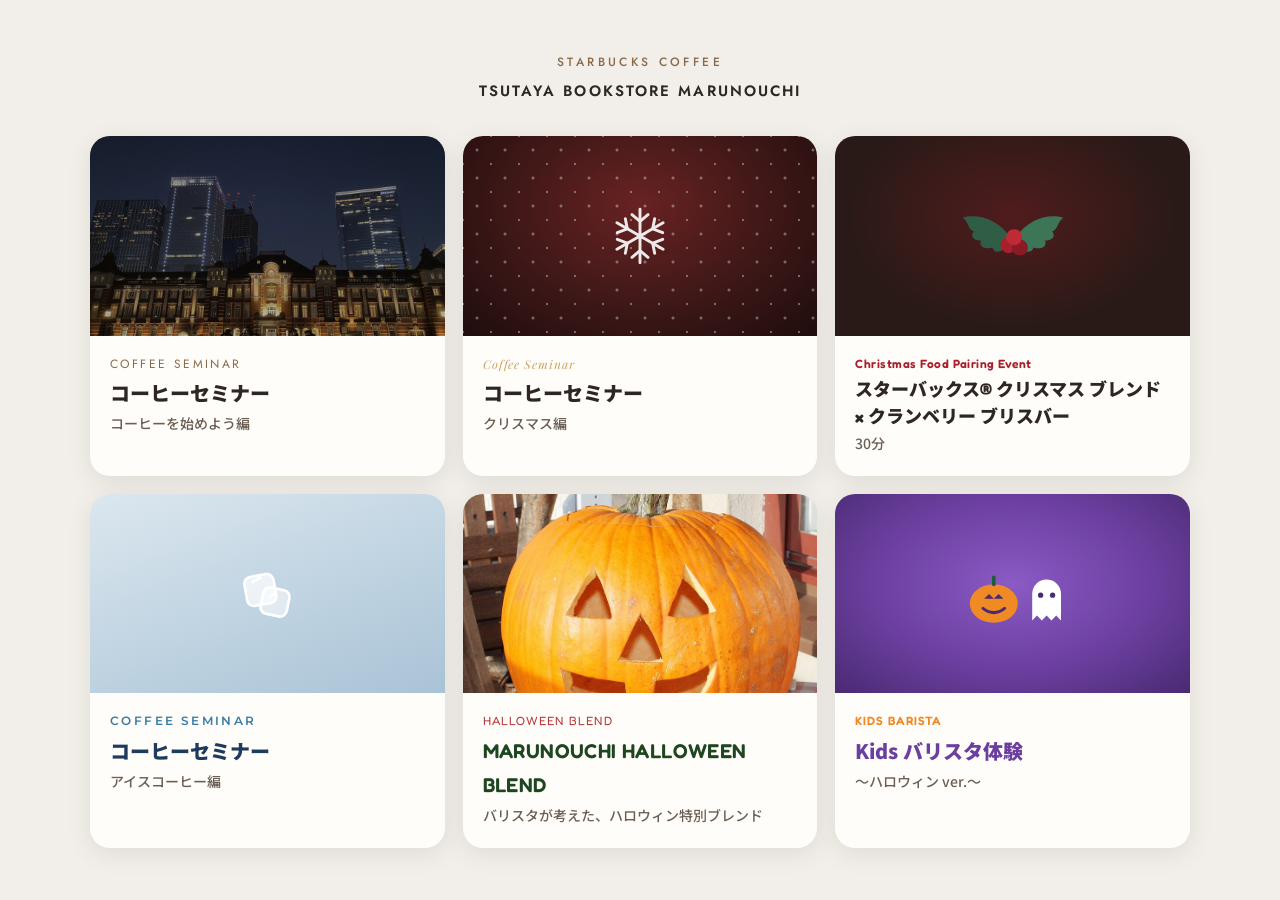
<file: index.html>
<!DOCTYPE html>
<html lang="ja">
<head>
  <meta charset="UTF-8">
  <meta name="viewport" content="width=device-width, initial-scale=1">
  <title>TSUTAYA BOOKSTORE MARUNOUCHI｜店舗コンテンツ</title>
  <meta name="theme-color" content="#2b211a">
  <link rel="preconnect" href="https://fonts.googleapis.com">
  <link rel="preconnect" href="https://fonts.gstatic.com" crossorigin>
  <link href="https://fonts.googleapis.com/css2?family=Jost:wght@500;600&family=Montserrat:wght@600&family=Fredoka:wght@600&family=Playfair+Display:ital,wght@1,500&family=Noto+Sans+JP:wght@500;700;900&display=swap" rel="stylesheet">
  <style>
    *, *::before, *::after { box-sizing: border-box; }
    body {
      margin: 0;
      min-height: 100vh;
      min-height: 100svh;
      display: flex;
      flex-direction: column;
      justify-content: center;
      padding: 48px 20px;
      background: #F2EFEA;
      color: #2E2621;
      font-family: "Noto Sans JP", system-ui, sans-serif;
      line-height: 1.7;
    }
    .head { text-align: center; margin-bottom: 32px; }
    .head p { margin: 0; font-family: "Jost", sans-serif; font-weight: 500; letter-spacing: .28em; font-size: 12px; color: #8B6A4A; }
    .head h1 { margin: 6px 0 0; font-family: "Jost", sans-serif; font-weight: 600; letter-spacing: .14em; font-size: 15px; }
    .list { display: grid; gap: 18px; width: 100%; max-width: 1240px; margin: 0 auto; }
    @media (min-width: 680px) { .list { grid-template-columns: 1fr 1fr; max-width: 820px; } }
    @media (min-width: 1000px) { .list { grid-template-columns: repeat(3, 1fr); max-width: 1100px; } }
    a.card {
      display: flex;
      flex-direction: column;
      border-radius: 20px;
      overflow: hidden;
      text-decoration: none;
      color: inherit;
      background: #FFFDF9;
      box-shadow: 0 6px 24px rgba(70, 48, 30, .1);
      transition: transform .2s, box-shadow .2s;
    }
    a.card:hover { transform: translateY(-3px); box-shadow: 0 12px 32px rgba(70, 48, 30, .16); }
    a.card:focus-visible { outline: 3px solid #C8102E; outline-offset: 3px; }
    .card__img { aspect-ratio: 16 / 9; background: #D9D4CD center / cover no-repeat; }
    .card__body { padding: 18px 20px 20px; }
    .card__en { margin: 0; font-size: 12px; letter-spacing: .2em; color: #8B6A4A; font-family: "Jost", sans-serif; }
    .card__title { margin: 2px 0 0; font-size: 20px; font-weight: 900; }
    .card__sub { margin: 2px 0 0; font-size: 14px; color: #6B5E54; font-weight: 500; }
    .card--seminar .card__img { background-image: linear-gradient(rgba(20,14,10,.35), rgba(20,14,10,.35)), url("coffee-seminar/images/hero.jpg"); }
    .card--xmas .card__img {
      position: relative;
      display: grid; place-items: center;
      background: radial-gradient(ellipse at 50% 35%, #6a2424 0%, #3a1616 60%, #1f0c0c 100%);
      color: #fff;
    }
    .card--xmas .card__img svg { width: 64px; height: 64px; opacity: .9; }
    .card--xmas .card__img::before {
      content: ""; position: absolute; inset: 0;
      background: radial-gradient(#fff 1.2px, transparent 1.8px) 0 0 / 28px 28px, radial-gradient(#fff 1px, transparent 1.6px) 14px 14px / 28px 28px;
      opacity: .35;
    }
    .card--xmas .card__en { color: #C9A45C; font-family: "Playfair Display", Georgia, serif; font-style: italic; letter-spacing: .08em; }
    .card--quick .card__img {
      display: grid; place-items: center;
      background: radial-gradient(ellipse at 50% 40%, rgba(168,32,43,.3), transparent 65%), #2A1A17;
    }
    .card--quick .card__img svg { width: 110px; height: 74px; }
    .card--quick .card__en { color: #A8202B; font-family: "Fredoka", sans-serif; letter-spacing: .04em; font-weight: 600; }
    .card--quick .card__title { font-family: "Fredoka", "Noto Sans JP", sans-serif; font-weight: 900; font-size: 18px; line-height: 1.5; word-break: keep-all; }
    .card--iced { background: #F7F9FB; }
    .card--iced .card__img {
      display: grid; place-items: center;
      background: linear-gradient(160deg, #DCE7EF 0%, #BFD3E1 55%, #A9C3D6 100%);
    }
    .card--iced .card__img svg { width: 64px; height: 64px; }
    .card--iced .card__en { color: #3A7CA5; font-family: "Montserrat", "Jost", sans-serif; font-weight: 600; }
    .card--iced .card__title { color: #1F3A5F; }
    .card--halloween { background: #F3EFE6; }
    .card--halloween .card__img { background-image: url("halloween-blend/images/jack-o-lantern.jpg"); background-position: center 40%; }
    .card--halloween .card__en { color: #B5383A; font-family: "Fredoka", sans-serif; letter-spacing: .08em; }
    .card--halloween .card__title { color: #1E4620; font-family: "Fredoka", "Noto Sans JP", sans-serif; font-weight: 600; letter-spacing: .02em; }
    .card--kids { background: #FBF3E6; }
    .card--kids .card__img {
      display: grid; place-items: center;
      background: radial-gradient(ellipse at 50% 45%, #8A5BC4 0%, #6B3FA0 55%, #4A2A72 100%);
    }
    .card--kids .card__img svg { width: 120px; height: 72px; }
    .card--kids .card__en { color: #F08A24; font-family: "Fredoka", sans-serif; letter-spacing: .08em; font-weight: 600; }
    .card--kids .card__title { color: #6B3FA0; }
  </style>
</head>
<body>
  <header class="head">
    <p>STARBUCKS COFFEE</p>
    <h1>TSUTAYA BOOKSTORE MARUNOUCHI</h1>
  </header>
  <main class="list">
    <a class="card card--seminar" href="coffee-seminar/">
      <div class="card__img"></div>
      <div class="card__body">
        <p class="card__en">COFFEE SEMINAR</p>
        <p class="card__title">コーヒーセミナー</p>
        <p class="card__sub">コーヒーを始めよう編</p>
      </div>
    </a>
    <a class="card card--xmas" href="christmas-seminar/">
      <div class="card__img">
        <svg viewBox="0 0 48 48" aria-hidden="true"><g fill="none" stroke="currentColor" stroke-width="2.2" stroke-linecap="round"><path d="M24 4v40M6.7 14l34.6 20M6.7 34l34.6-20"/><path d="M18 8l6 5 6-5M18 40l6-5 6 5M7 21.5l7.5-2.8L13 11M41 26.5l-7.5 2.8L35 37M7 26.5l7.5 2.8L13 37M41 21.5l-7.5-2.8L35 11"/></g></svg>
      </div>
      <div class="card__body">
        <p class="card__en">Coffee Seminar</p>
        <p class="card__title">コーヒーセミナー</p>
        <p class="card__sub">クリスマス編</p>
      </div>
    </a>
    <a class="card card--quick" href="xmas-quick-seminar/">
      <div class="card__img">
        <svg viewBox="0 0 96 64" aria-hidden="true">
          <path d="M46 34C36 18 18 12 4 16c6 4 4 10 10 12-4 4 0 8 6 8-2 6 4 8 10 6 2 6 10 6 16-8z" fill="#2F5D46"/>
          <path d="M50 34c10-16 28-22 42-18-6 4-4 10-10 12 4 4 0 8-6 8 2 6-4 8-10 6-2 6-10 6-16-8z" fill="#3D7558"/>
          <circle cx="44" cy="40" r="7" fill="#A8202B"/><circle cx="54" cy="42" r="7" fill="#8A1A23"/><circle cx="49" cy="33" r="7" fill="#C02A36"/>
        </svg>
      </div>
      <div class="card__body">
        <p class="card__en">Christmas Food Pairing Event</p>
        <p class="card__title">スターバックス® クリスマス ブレンド × クランベリー ブリスバー</p>
        <p class="card__sub">30分</p>
      </div>
    </a>
    <a class="card card--iced" href="iced-coffee-seminar/">
      <div class="card__img">
        <svg viewBox="0 0 48 48" aria-hidden="true">
          <rect x="8" y="10" width="22" height="22" rx="5" fill="#fff" fill-opacity=".7" stroke="#fff" stroke-width="2" transform="rotate(-10 19 21)"/>
          <rect x="20" y="20" width="20" height="20" rx="5" fill="#fff" fill-opacity=".55" stroke="#fff" stroke-width="2" transform="rotate(12 30 30)"/>
          <path d="M13 15l6-3M26 26l4-2" stroke="#fff" stroke-width="2" stroke-linecap="round"/>
        </svg>
      </div>
      <div class="card__body">
        <p class="card__en">COFFEE SEMINAR</p>
        <p class="card__title">コーヒーセミナー</p>
        <p class="card__sub">アイスコーヒー編</p>
      </div>
    </a>
    <a class="card card--halloween" href="halloween-blend/">
      <div class="card__img"></div>
      <div class="card__body">
        <p class="card__en">HALLOWEEN BLEND</p>
        <p class="card__title">MARUNOUCHI HALLOWEEN BLEND</p>
        <p class="card__sub">バリスタが考えた、ハロウィン特別ブレンド</p>
      </div>
    </a>
    <a class="card card--kids" href="kids-barista-halloween/">
      <div class="card__img">
        <svg viewBox="0 0 100 60" aria-hidden="true">
          <ellipse cx="34" cy="38" rx="20" ry="16" fill="#F08A24"/>
          <path d="M34 22v-6" stroke="#1E5B3A" stroke-width="3" stroke-linecap="round"/>
          <path d="M26 34l4-4 4 4zM34 34l4-4 4 4z" fill="#4A2A72"/>
          <path d="M25 42q9 7 18 0" stroke="#4A2A72" stroke-width="2.5" fill="none" stroke-linecap="round"/>
          <path d="M66 52V30a12 12 0 0 1 24 0v22l-4-4-4 4-4-4-4 4-4-4z" fill="#fff"/>
          <circle cx="73" cy="31" r="2.2" fill="#4A2A72"/><circle cx="83" cy="31" r="2.2" fill="#4A2A72"/>
        </svg>
      </div>
      <div class="card__body">
        <p class="card__en">KIDS BARISTA</p>
        <p class="card__title">Kids バリスタ体験</p>
        <p class="card__sub">〜ハロウィン ver.〜</p>
      </div>
    </a>
  </main>
</body>
</html>
</file>
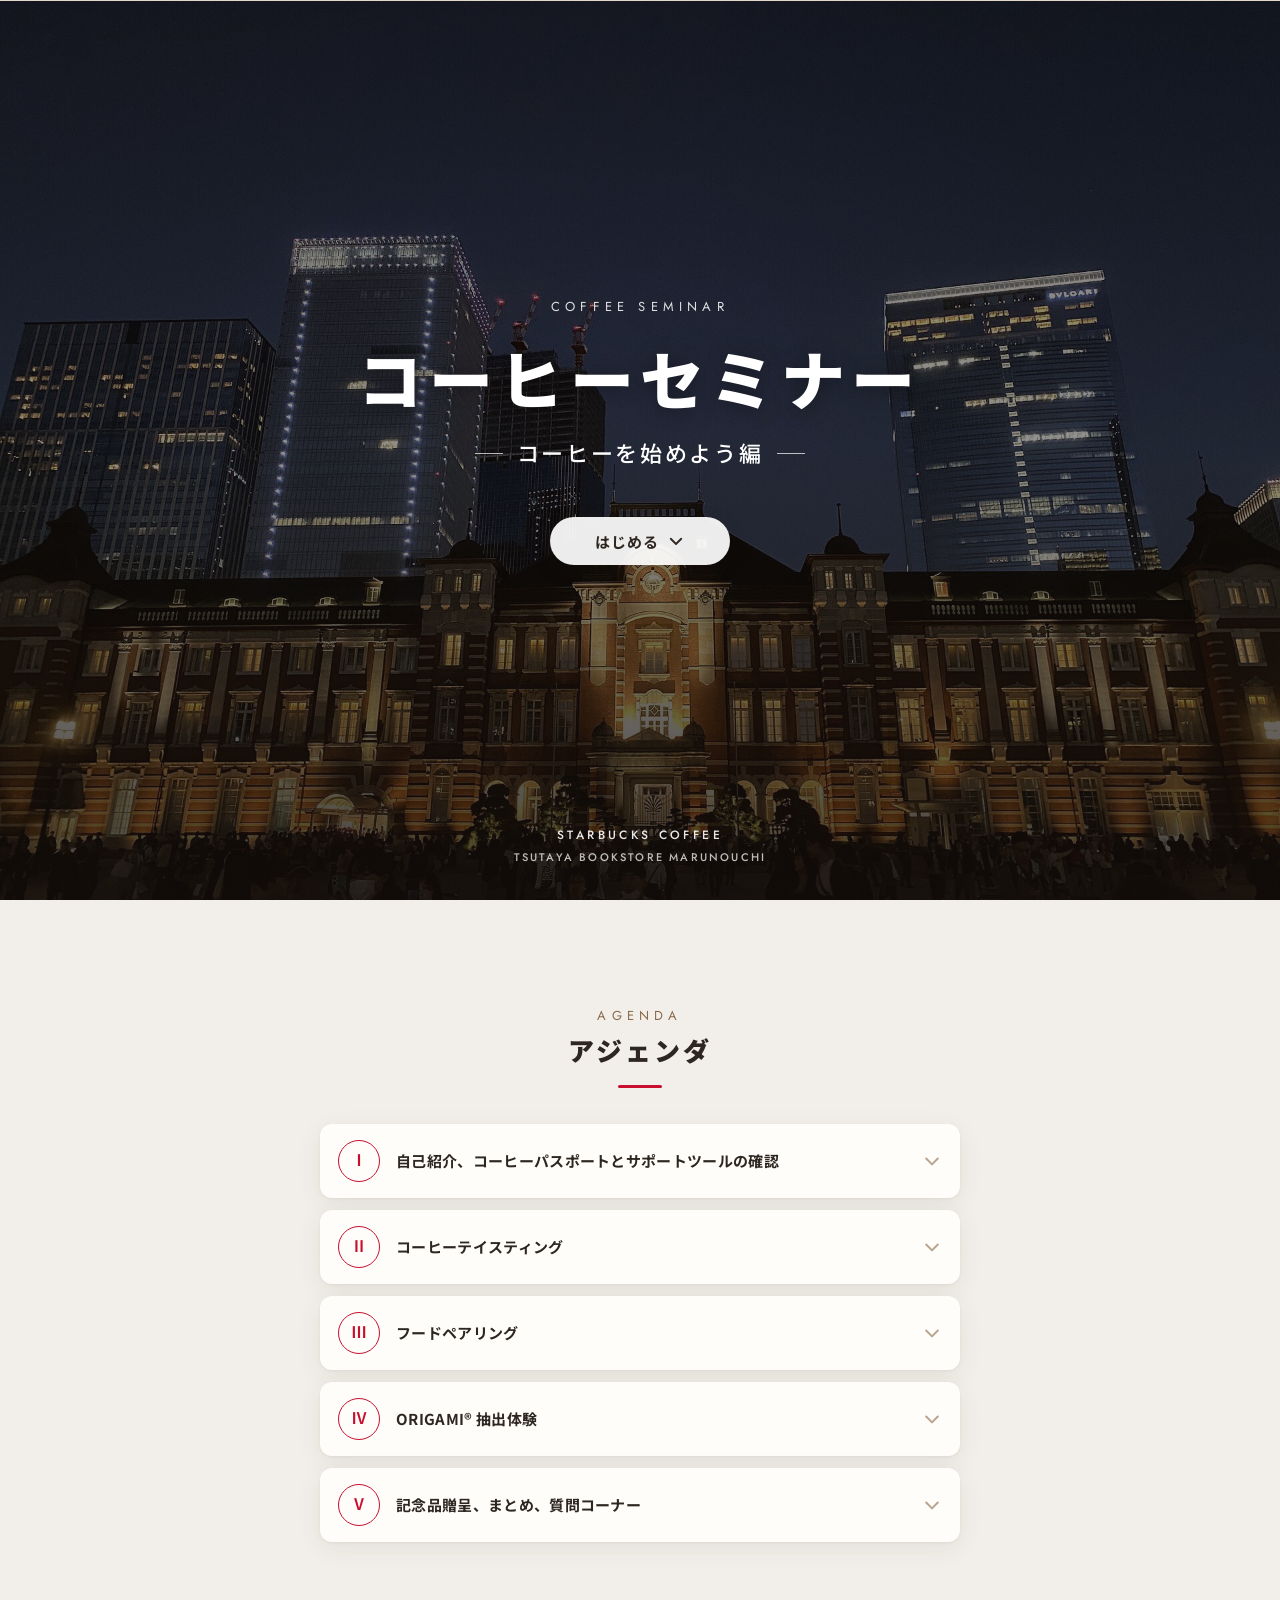
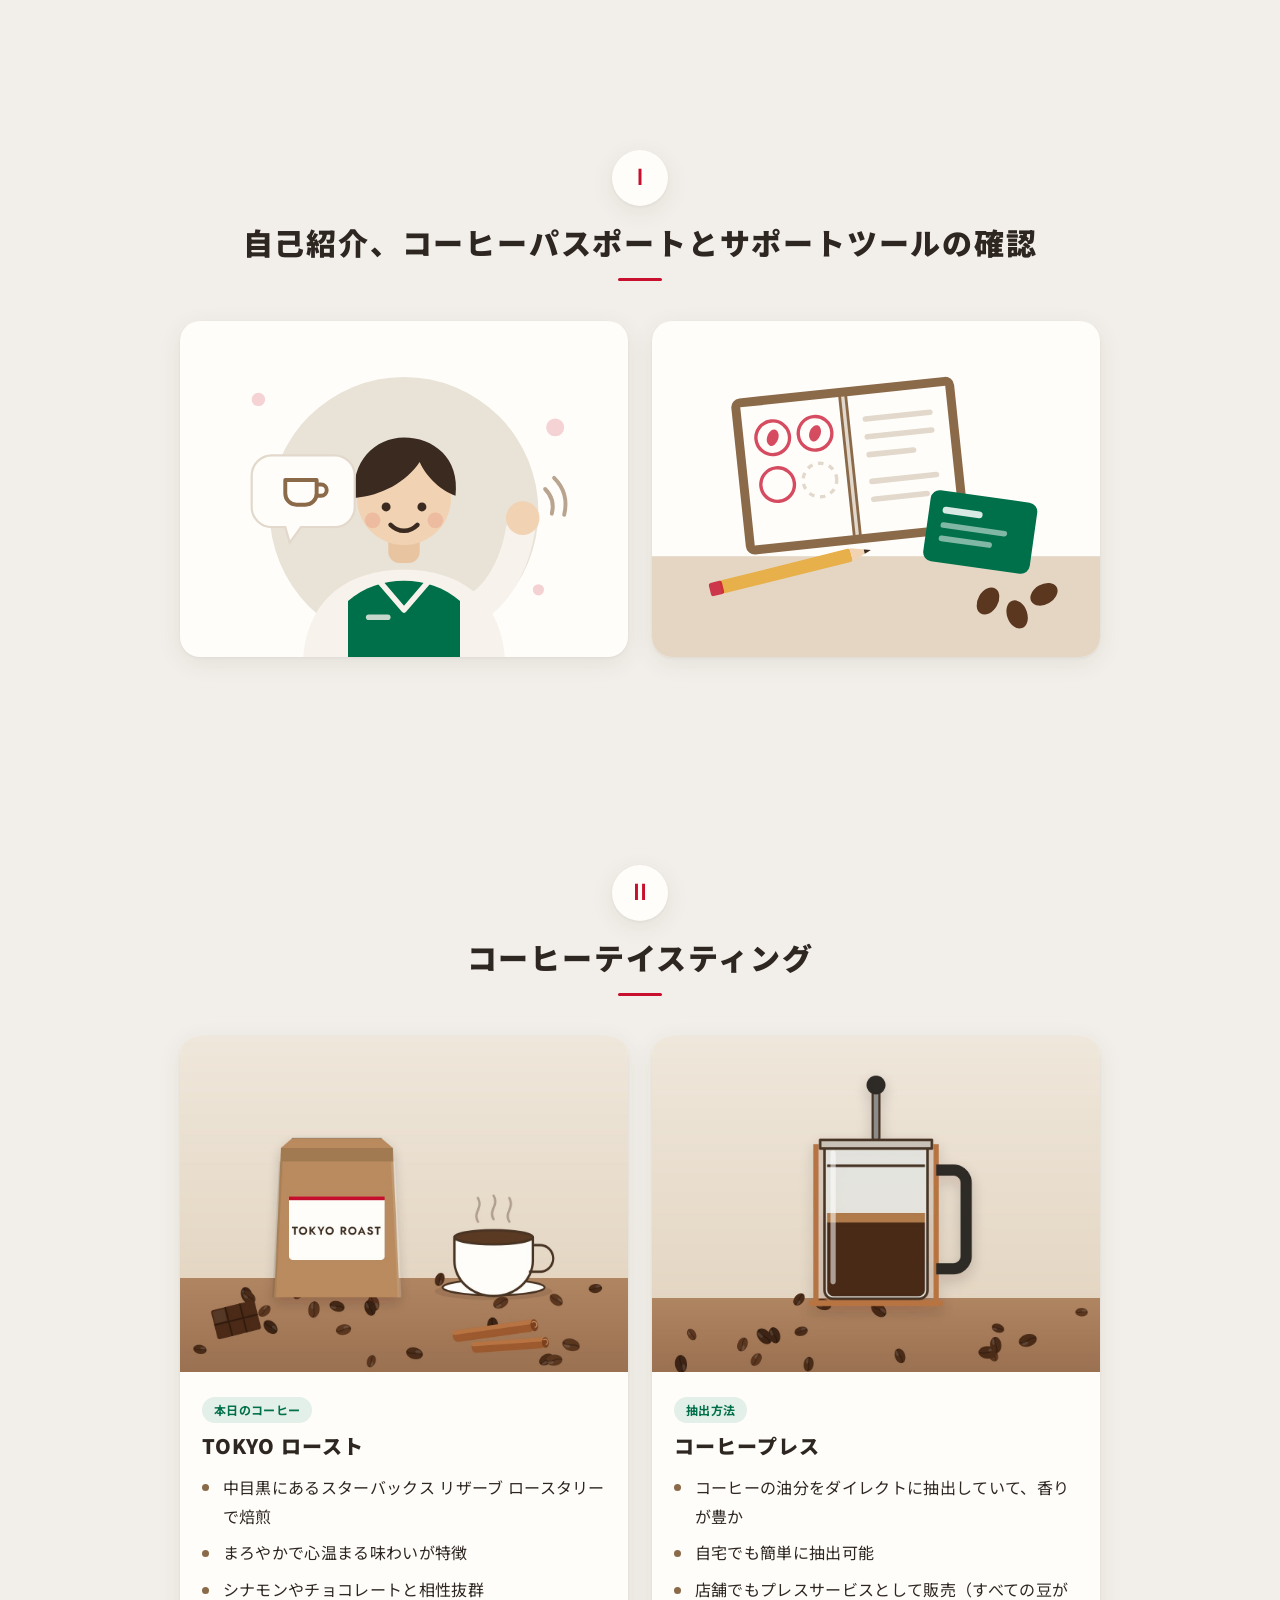
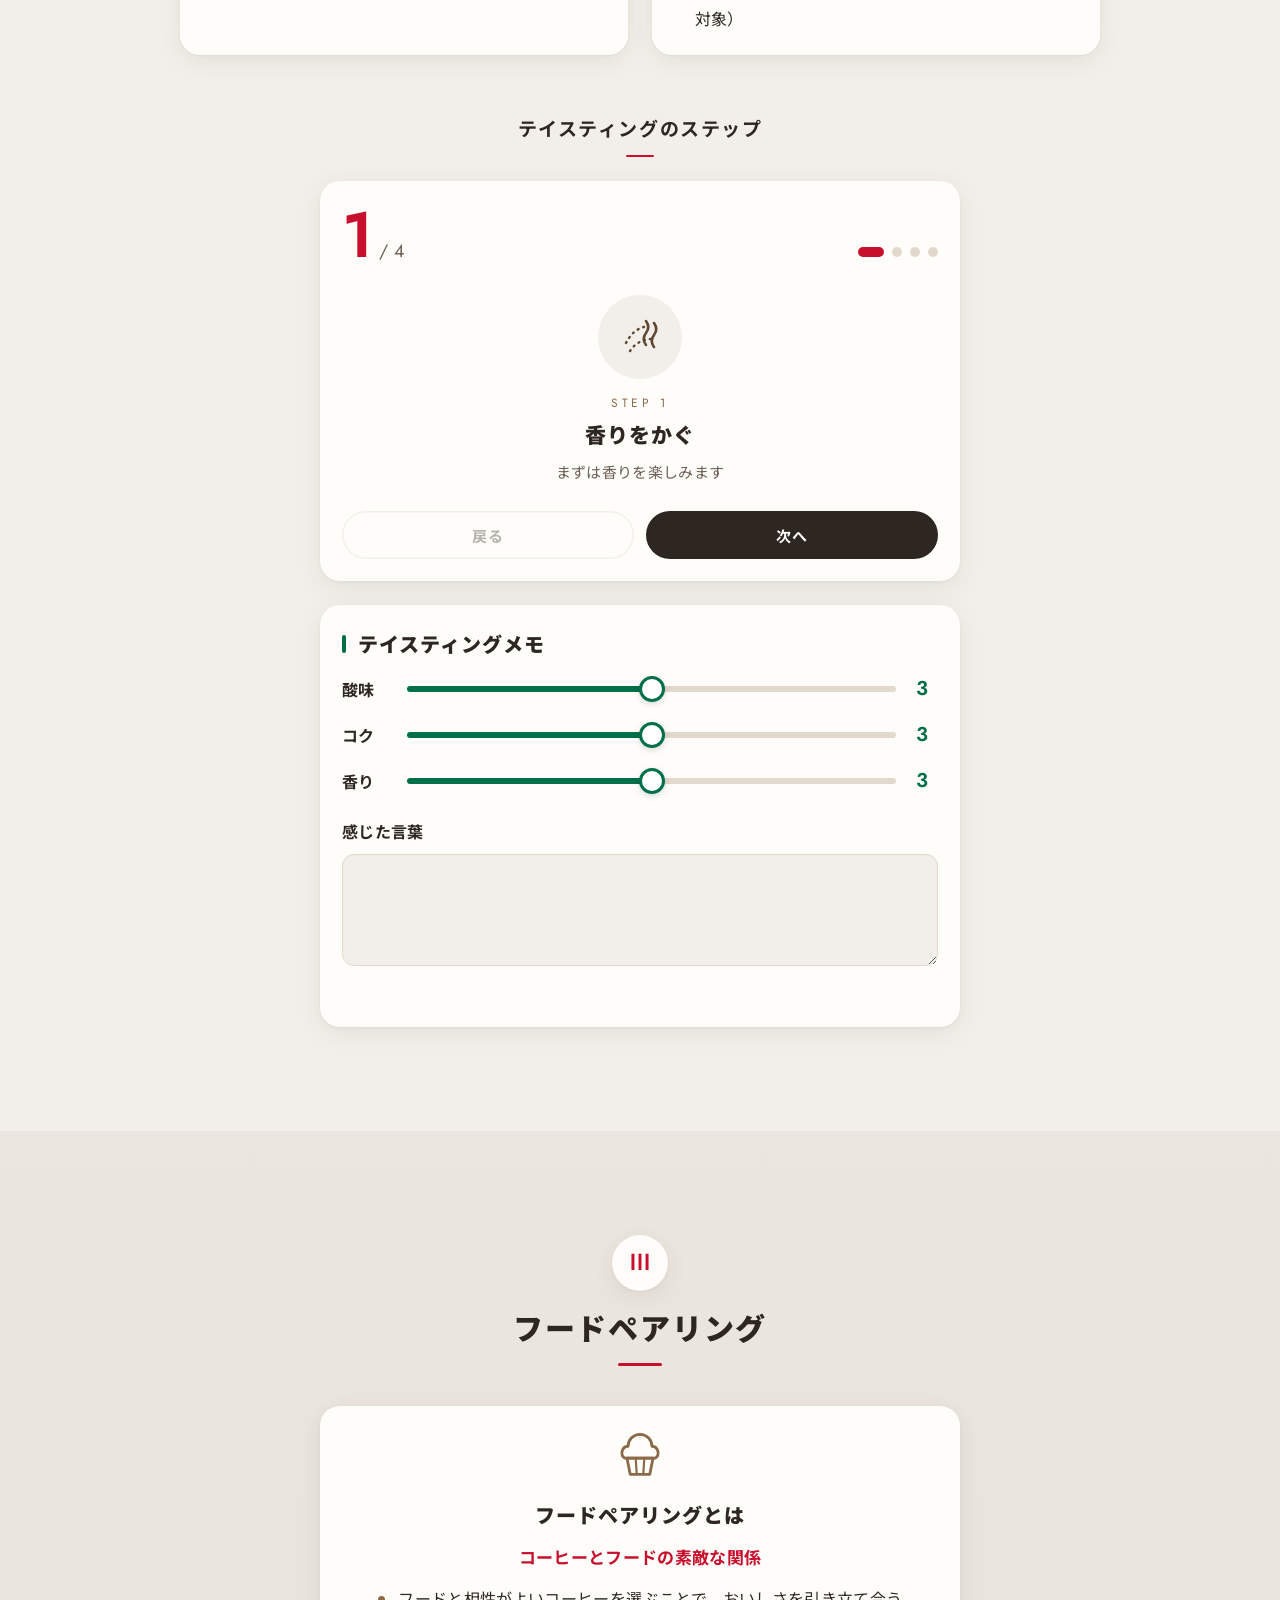
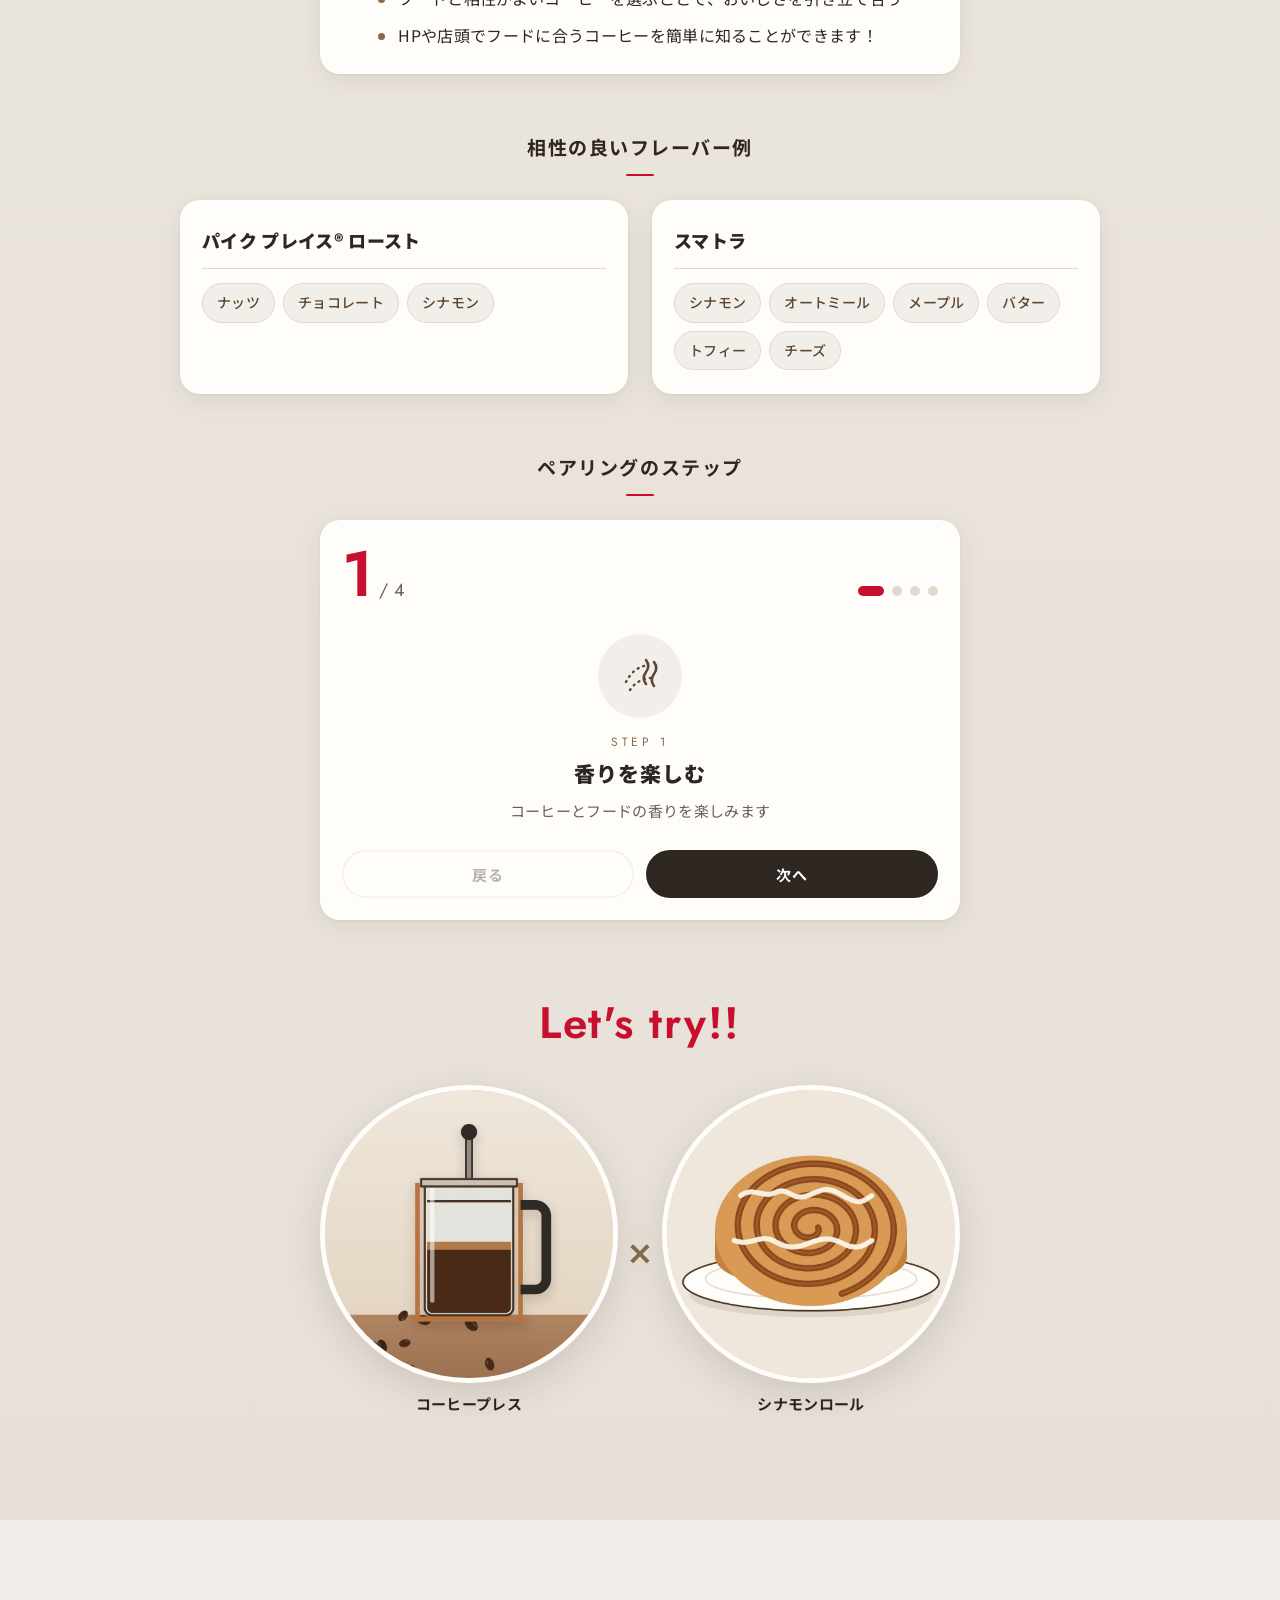
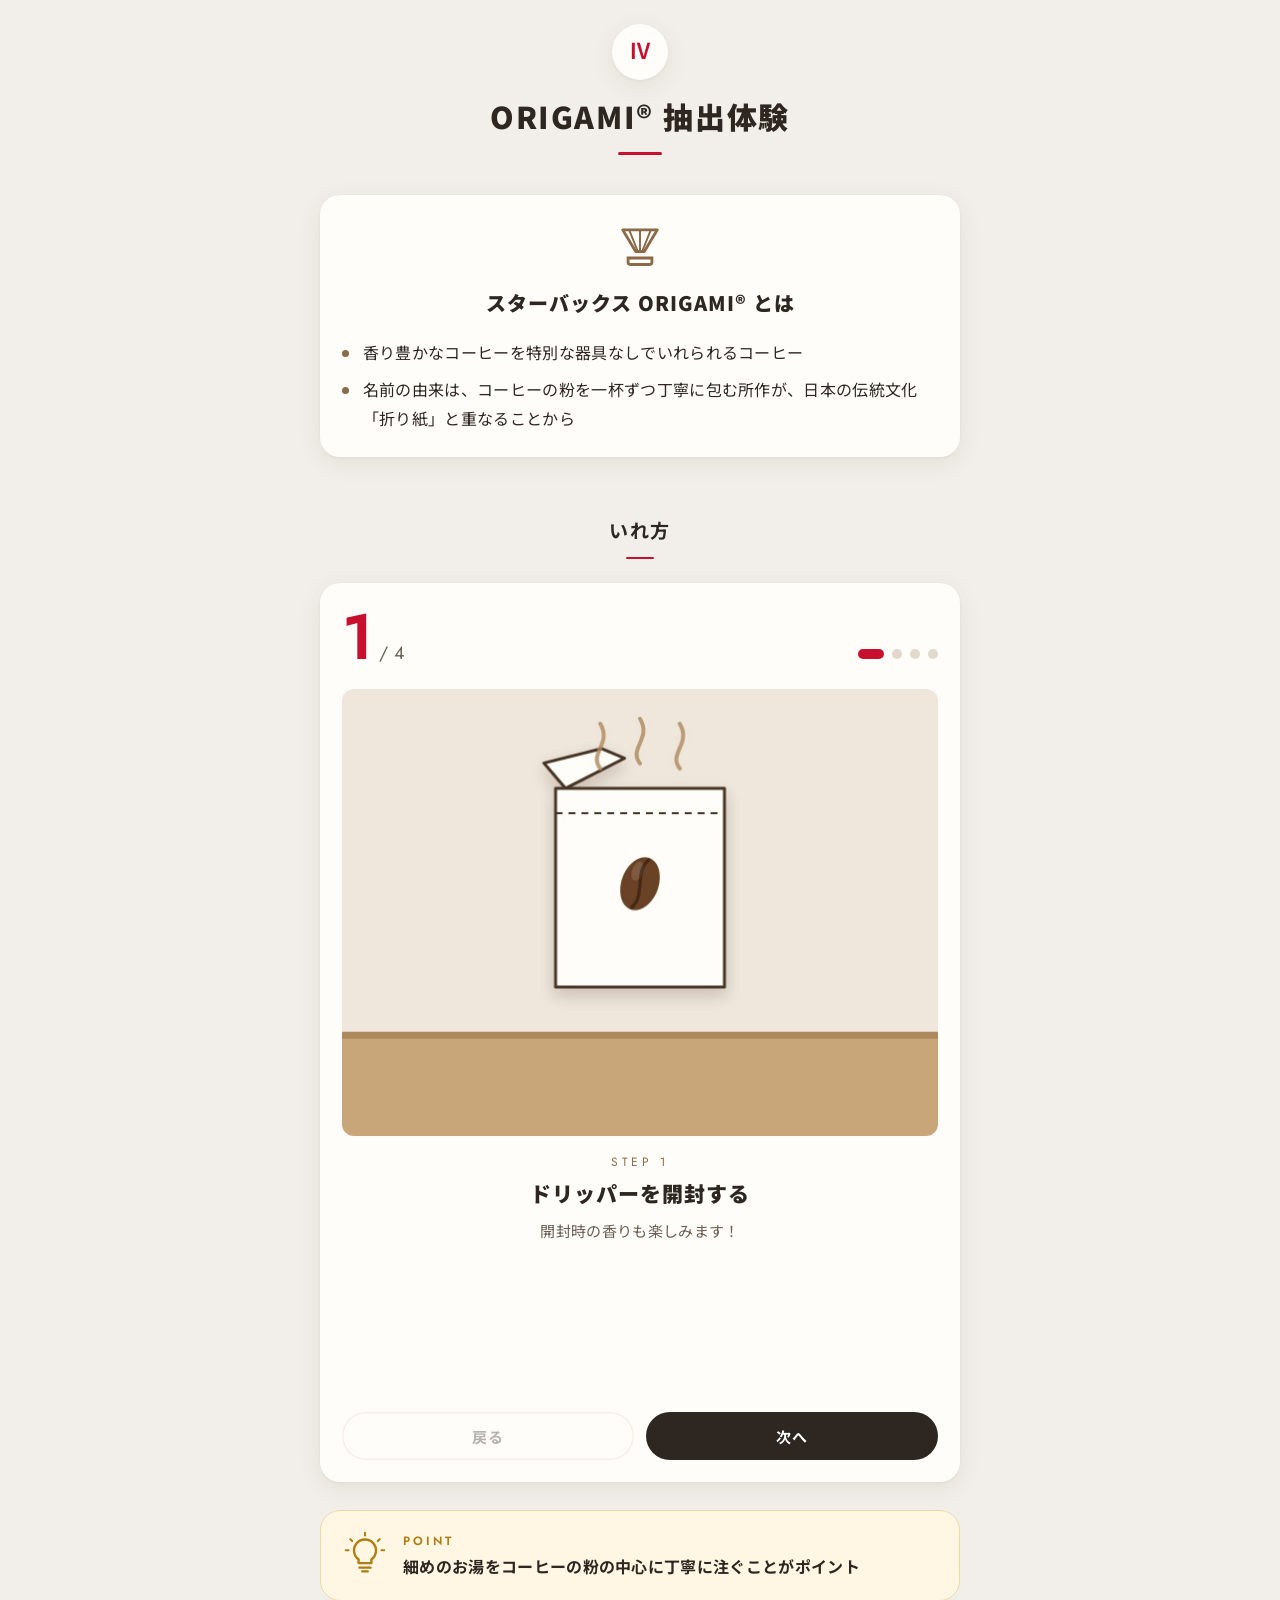
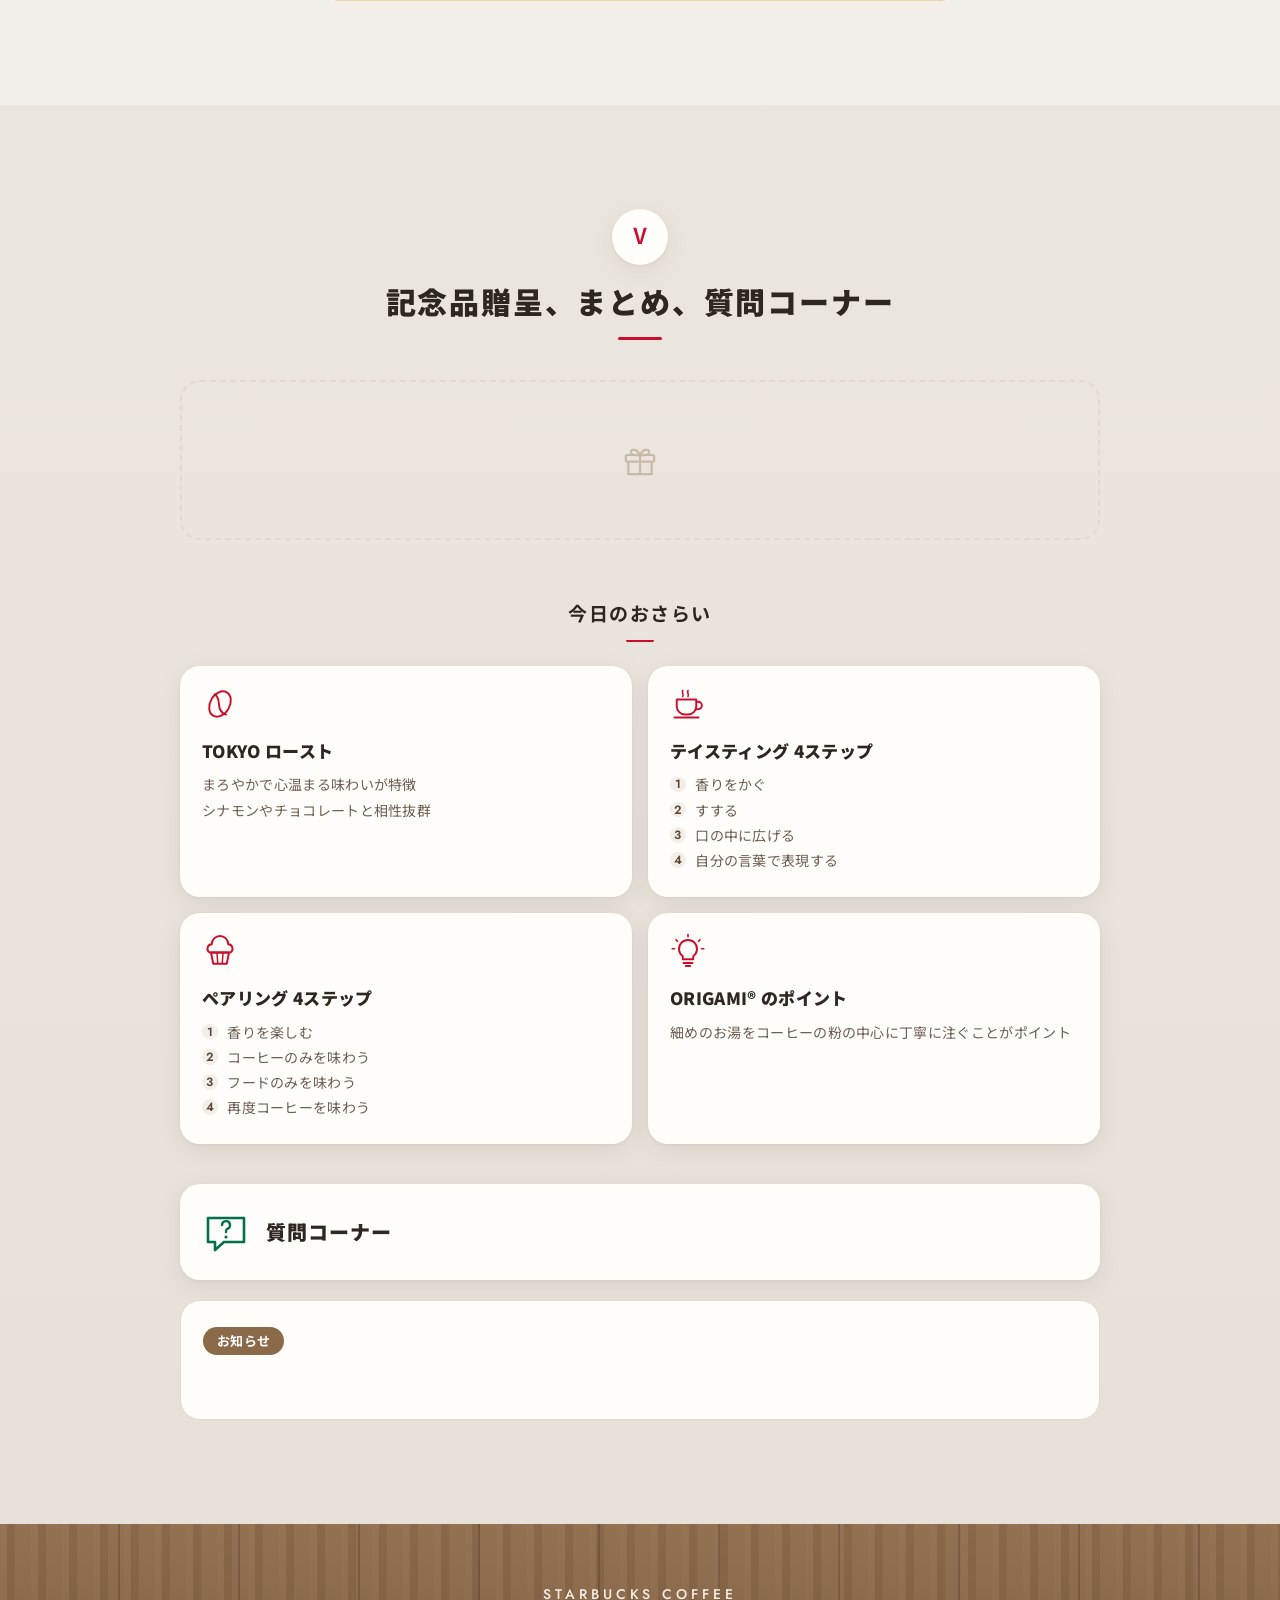
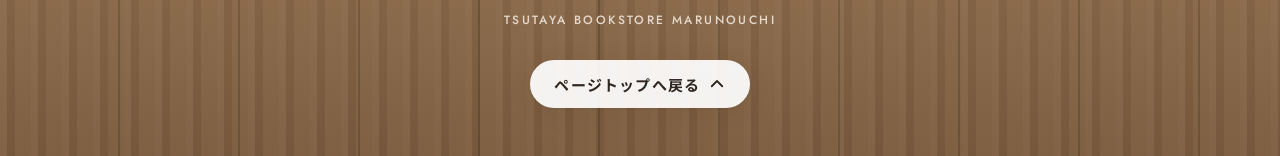
<file: coffee-seminar/index.html>
<!DOCTYPE html>
<html lang="ja">
<head>
  <meta charset="UTF-8">
  <meta name="viewport" content="width=device-width, initial-scale=1">
  <title>コーヒーセミナー｜コーヒーを始めよう編</title>
  <meta name="description" content="TSUTAYA BOOKSTORE 丸の内 コーヒーセミナー〜コーヒーを始めよう編〜">
  <meta name="theme-color" content="#2b211a">
  <link rel="preconnect" href="https://fonts.googleapis.com">
  <link rel="preconnect" href="https://fonts.gstatic.com" crossorigin>
  <link href="https://fonts.googleapis.com/css2?family=Jost:wght@400;500;600&family=Noto+Sans+JP:wght@400;500;700;900&display=swap" rel="stylesheet">
  <link rel="stylesheet" href="css/style.css">
  <script>document.documentElement.classList.add('js');</script>
</head>
<body>

<!-- ===== SVG アイコン定義 ===== -->
<svg xmlns="http://www.w3.org/2000/svg" style="display:none" aria-hidden="true">
  <symbol id="i-bean" viewBox="0 0 48 48">
    <ellipse cx="24" cy="24" rx="13" ry="18" transform="rotate(30 24 24)" fill="none" stroke="currentColor" stroke-width="2.6"/>
    <path d="M17 11c8 6 4 14 7 20s8 7 8 7" fill="none" stroke="currentColor" stroke-width="2.6" stroke-linecap="round"/>
  </symbol>
  <symbol id="i-cup" viewBox="0 0 48 48">
    <path d="M9 18h26v9a11 11 0 0 1-11 11h-4A11 11 0 0 1 9 27z" fill="none" stroke="currentColor" stroke-width="2.6" stroke-linejoin="round"/>
    <path d="M35 21h2.5a5 5 0 0 1 0 10H34" fill="none" stroke="currentColor" stroke-width="2.6"/>
    <path d="M6 42h32" stroke="currentColor" stroke-width="2.6" stroke-linecap="round"/>
    <path d="M17 6c-2 3 2 5 0 8M24 6c-2 3 2 5 0 8" fill="none" stroke="currentColor" stroke-width="2.2" stroke-linecap="round"/>
  </symbol>
  <symbol id="i-mouth" viewBox="0 0 48 48">
    <path d="M6 22c5-5 10-6 13-4 2 1 3 1 5 0 3-2 8-1 13 4" fill="none" stroke="currentColor" stroke-width="2.6" stroke-linecap="round" stroke-linejoin="round"/>
    <path d="M6 22c6 11 30 11 36 0" fill="none" stroke="currentColor" stroke-width="2.6" stroke-linecap="round"/>
    <path d="M10 23c8 3 20 3 28 0" fill="none" stroke="currentColor" stroke-width="2" stroke-linecap="round"/>
  </symbol>
  <symbol id="i-smile" viewBox="0 0 48 48">
    <circle cx="24" cy="24" r="17" fill="none" stroke="currentColor" stroke-width="2.6"/>
    <circle cx="18" cy="20" r="2.2" fill="currentColor"/>
    <circle cx="30" cy="20" r="2.2" fill="currentColor"/>
    <path d="M16 28c4 5 12 5 16 0" fill="none" stroke="currentColor" stroke-width="2.6" stroke-linecap="round"/>
  </symbol>
  <symbol id="i-muffin" viewBox="0 0 48 48">
    <path d="M12 26h24l-3 15H15z" fill="none" stroke="currentColor" stroke-width="2.6" stroke-linejoin="round"/>
    <path d="M20 26l1 15M28 26l-1 15" stroke="currentColor" stroke-width="2"/>
    <path d="M10 26a6 6 0 0 1 3-11 9 9 0 0 1 22 0 6 6 0 0 1 3 11z" fill="none" stroke="currentColor" stroke-width="2.6" stroke-linejoin="round"/>
  </symbol>
  <symbol id="i-nose" viewBox="0 0 48 48">
    <path d="M10 30c4-8 10-14 18-16" fill="none" stroke="currentColor" stroke-width="2.4" stroke-linecap="round" stroke-dasharray="1 5"/>
    <path d="M14 38c4-6 10-11 20-12" fill="none" stroke="currentColor" stroke-width="2.4" stroke-linecap="round" stroke-dasharray="1 5"/>
    <path d="M30 8c3 4 3 8 0 12s-3 8 0 12" fill="none" stroke="currentColor" stroke-width="2.6" stroke-linecap="round"/>
    <path d="M38 10c3 4 3 8 0 12s-3 8 0 12" fill="none" stroke="currentColor" stroke-width="2.6" stroke-linecap="round"/>
  </symbol>
  <symbol id="i-bulb" viewBox="0 0 48 48">
    <path d="M17 31a12 12 0 1 1 14 0v4H17z" fill="none" stroke="currentColor" stroke-width="2.6" stroke-linejoin="round"/>
    <path d="M18 40h12M21 44h6" stroke="currentColor" stroke-width="2.6" stroke-linecap="round"/>
    <path d="M24 2v3M8 9l2 2M40 9l-2 2M3 21h3M42 21h3" stroke="currentColor" stroke-width="2.2" stroke-linecap="round"/>
  </symbol>
  <symbol id="i-dripper" viewBox="0 0 48 48">
    <path d="M8 10h32L28 30h-8z" fill="none" stroke="currentColor" stroke-width="2.6" stroke-linejoin="round"/>
    <path d="M14 10l8 20M34 10l-8 20M24 10v20" stroke="currentColor" stroke-width="1.8"/>
    <path d="M13 36h22v4a2 2 0 0 1-2 2H15a2 2 0 0 1-2-2z" fill="none" stroke="currentColor" stroke-width="2.6"/>
  </symbol>
  <symbol id="i-kettle" viewBox="0 0 48 48">
    <path d="M12 20h20v16a4 4 0 0 1-4 4H16a4 4 0 0 1-4-4z" fill="none" stroke="currentColor" stroke-width="2.6"/>
    <path d="M32 26l10-12" stroke="currentColor" stroke-width="2.6" stroke-linecap="round"/>
    <path d="M17 20v-4h10v4M22 12v4" fill="none" stroke="currentColor" stroke-width="2.6"/>
    <path d="M42 18v6M42 28v3" stroke="currentColor" stroke-width="2.2" stroke-linecap="round" stroke-dasharray="2 3"/>
  </symbol>
  <symbol id="i-gift" viewBox="0 0 48 48">
    <rect x="7" y="18" width="34" height="8" rx="1.5" fill="none" stroke="currentColor" stroke-width="2.6"/>
    <path d="M10 26v15h28V26M24 18v23" fill="none" stroke="currentColor" stroke-width="2.6"/>
    <path d="M24 18c-4-8-12-8-11-3s11 3 11 3c0 0 10 2 11-3s-7-5-11 3" fill="none" stroke="currentColor" stroke-width="2.4" stroke-linejoin="round"/>
  </symbol>
  <symbol id="i-person" viewBox="0 0 48 48">
    <circle cx="24" cy="16" r="8" fill="none" stroke="currentColor" stroke-width="2.6"/>
    <path d="M9 42a15 15 0 0 1 30 0" fill="none" stroke="currentColor" stroke-width="2.6" stroke-linecap="round"/>
  </symbol>
  <symbol id="i-question" viewBox="0 0 48 48">
    <path d="M6 10h36v24H22l-9 8v-8H6z" fill="none" stroke="currentColor" stroke-width="2.6" stroke-linejoin="round"/>
    <path d="M20 17a4 4 0 1 1 5 4c-1 .5-1 1.5-1 3" fill="none" stroke="currentColor" stroke-width="2.4" stroke-linecap="round"/>
    <circle cx="24" cy="29" r="1.6" fill="currentColor"/>
  </symbol>
  <symbol id="i-arrow" viewBox="0 0 24 24">
    <path d="M9 5l7 7-7 7" fill="none" stroke="currentColor" stroke-width="2.4" stroke-linecap="round" stroke-linejoin="round"/>
  </symbol>
</svg>

<!-- ===== 固定進捗ナビ ===== -->
<nav class="progress" aria-label="セクションの進捗" data-progress>
  <div class="progress__bar"><span class="progress__fill" data-progress-fill></span></div>
  <ol class="progress__list">
    <li><a href="#sec-1" data-nav="sec-1"><span class="progress__num">Ⅰ</span><span class="progress__label">自己紹介</span></a></li>
    <li><a href="#sec-2" data-nav="sec-2"><span class="progress__num">Ⅱ</span><span class="progress__label">テイスティング</span></a></li>
    <li><a href="#sec-3" data-nav="sec-3"><span class="progress__num">Ⅲ</span><span class="progress__label">ペアリング</span></a></li>
    <li><a href="#sec-4" data-nav="sec-4"><span class="progress__num">Ⅳ</span><span class="progress__label">ORIGAMI®</span></a></li>
    <li><a href="#sec-5" data-nav="sec-5"><span class="progress__num">Ⅴ</span><span class="progress__label">まとめ</span></a></li>
  </ol>
</nav>

<!-- ===== 0. ヒーロー ===== -->
<header class="hero" id="top" data-hero-bg="images/hero.jpg">
  <div class="hero__overlay"></div>
  <p class="hero__ph-label" aria-hidden="true">images/hero.jpg</p>
  <div class="hero__inner">
    <p class="hero__eyebrow">COFFEE SEMINAR</p>
    <h1 class="hero__title">コーヒーセミナー</h1>
    <p class="hero__sub"><span class="hero__sub-line"></span>コーヒーを始めよう編<span class="hero__sub-line"></span></p>
    <a href="#agenda" class="btn btn--light hero__btn">はじめる
      <svg class="btn__icon btn__icon--down"><use href="#i-arrow"/></svg>
    </a>
  </div>
  <p class="hero__store">STARBUCKS COFFEE<span>TSUTAYA BOOKSTORE MARUNOUCHI</span></p>
</header>

<main>

  <!-- ===== 1. アジェンダ ===== -->
  <section class="section section--agenda" id="agenda">
    <div class="container">
      <div class="heading fade">
        <p class="heading__en">AGENDA</p>
        <h2 class="heading__ja">アジェンダ</h2>
      </div>
      <ol class="agenda">
        <li class="fade"><a href="#sec-1" class="agenda__item">
          <span class="agenda__num">Ⅰ</span>
          <span class="agenda__text">自己紹介、コーヒーパスポートとサポートツールの確認</span>
          <svg class="agenda__arrow"><use href="#i-arrow"/></svg></a></li>
        <li class="fade"><a href="#sec-2" class="agenda__item">
          <span class="agenda__num">Ⅱ</span>
          <span class="agenda__text">コーヒーテイスティング</span>
          <svg class="agenda__arrow"><use href="#i-arrow"/></svg></a></li>
        <li class="fade"><a href="#sec-3" class="agenda__item">
          <span class="agenda__num">Ⅲ</span>
          <span class="agenda__text">フードペアリング</span>
          <svg class="agenda__arrow"><use href="#i-arrow"/></svg></a></li>
        <li class="fade"><a href="#sec-4" class="agenda__item">
          <span class="agenda__num">Ⅳ</span>
          <span class="agenda__text">ORIGAMI® 抽出体験</span>
          <svg class="agenda__arrow"><use href="#i-arrow"/></svg></a></li>
        <li class="fade"><a href="#sec-5" class="agenda__item">
          <span class="agenda__num">Ⅴ</span>
          <span class="agenda__text">記念品贈呈、まとめ、質問コーナー</span>
          <svg class="agenda__arrow"><use href="#i-arrow"/></svg></a></li>
      </ol>
    </div>
  </section>

  <!-- ===== 2. Ⅰ. 自己紹介 ===== -->
  <section class="section chapter" id="sec-1" data-section>
    <div class="container">
      <div class="chapter__head fade">
        <span class="chapter__num">Ⅰ</span>
        <h2 class="chapter__title">自己紹介、<br class="br-sp">コーヒーパスポートと<br class="br-sp">サポートツールの確認</h2>
      </div>

      <div class="grid-2">
        <article class="card illus-card fade">
          <svg class="illus-card__svg" viewBox="0 0 400 300" role="img" aria-label="バリスタのイラスト">
            <circle cx="200" cy="170" r="120" fill="#E9E2D7"/>
            <g fill="#C8102E" opacity=".18"><circle cx="70" cy="70" r="6"/><circle cx="335" cy="95" r="8"/><circle cx="320" cy="240" r="5"/></g>
            <!-- 体・エプロン -->
            <path d="M110 300c4-52 40-78 90-78s86 26 90 78z" fill="#F7F3EC"/>
            <path d="M150 300v-50c14-12 32-18 50-18s36 6 50 18v50z" fill="#00704A"/>
            <path d="M176 230l24 28 24-28" fill="none" stroke="#F7F3EC" stroke-width="5" stroke-linejoin="round"/>
            <rect x="166" y="262" width="22" height="5" rx="2.5" fill="#F7F3EC" opacity=".8"/>
            <!-- 手を振る腕 -->
            <path d="M270 252c18-14 30-40 34-66" fill="none" stroke="#F7F3EC" stroke-width="26" stroke-linecap="round"/>
            <circle cx="306" cy="176" r="15" fill="#F1D3B3"/>
            <path d="M326 150c6 6 8 14 6 22M334 140c9 9 12 21 9 33" fill="none" stroke="#8B6A4A" stroke-width="3.5" stroke-linecap="round" opacity=".6"/>
            <!-- 顔 -->
            <rect x="186" y="186" width="28" height="30" rx="10" fill="#E8C4A0"/>
            <circle cx="200" cy="158" r="42" fill="#F1D3B3"/>
            <path d="M156 158c-4-32 18-54 44-54s50 18 46 52c-12-4-26-16-32-30-12 18-34 30-58 32z" fill="#3B2A20"/>
            <circle cx="184" cy="166" r="4" fill="#3B2A20"/><circle cx="216" cy="166" r="4" fill="#3B2A20"/>
            <path d="M188 182c7 7 17 7 24 0" fill="none" stroke="#3B2A20" stroke-width="4" stroke-linecap="round"/>
            <circle cx="172" cy="178" r="7" fill="#E8A08A" opacity=".45"/><circle cx="228" cy="178" r="7" fill="#E8A08A" opacity=".45"/>
            <!-- 吹き出し（カップ） -->
            <g transform="translate(64 120)">
              <path d="M0 18a18 18 0 0 1 18-18h56a18 18 0 0 1 18 18v28a18 18 0 0 1-18 18H44l-10 14-4-14H18A18 18 0 0 1 0 46z" fill="#FFFDF9" stroke="#E2D9CC" stroke-width="2"/>
              <path d="M30 22h28v12a10 10 0 0 1-10 10h-8a10 10 0 0 1-10-10z" fill="none" stroke="#8B6A4A" stroke-width="3.5" stroke-linejoin="round"/>
              <path d="M58 26h4a5 5 0 0 1 0 10h-4" fill="none" stroke="#8B6A4A" stroke-width="3.5"/>
            </g>
          </svg>
          <!-- ここに自己紹介 -->
        </article>
        <article class="card illus-card fade">
          <svg class="illus-card__svg" viewBox="0 0 400 300" role="img" aria-label="コーヒーパスポートとサポートツールのイラスト">
            <rect x="0" y="210" width="400" height="90" fill="#E4D6C3"/>
            <!-- 開いたパスポート -->
            <g transform="translate(70 70) rotate(-6)">
              <rect x="0" y="0" width="200" height="140" rx="8" fill="#8B6A4A"/>
              <path d="M8 8h88v124H8zM104 8h88v124h-88z" fill="#FFFDF9"/>
              <path d="M100 8v124" stroke="#E2D9CC" stroke-width="3"/>
              <g fill="none" stroke="#C8102E" stroke-width="3" opacity=".75">
                <circle cx="34" cy="38" r="15"/><circle cx="72" cy="38" r="15"/><circle cx="34" cy="80" r="15"/>
              </g>
              <g fill="#C8102E" opacity=".75">
                <ellipse cx="34" cy="38" rx="5" ry="7.5" transform="rotate(25 34 38)"/>
                <ellipse cx="72" cy="38" rx="5" ry="7.5" transform="rotate(25 72 38)"/>
              </g>
              <circle cx="72" cy="80" r="15" fill="none" stroke="#E2D9CC" stroke-width="3" stroke-dasharray="5 5"/>
              <circle cx="34" cy="118" r="0"/>
              <path d="M118 30h58M118 46h58M118 62h40M118 86h58M118 102h48" stroke="#E2D9CC" stroke-width="5" stroke-linecap="round"/>
            </g>
            <!-- サポートツール（カード） -->
            <g transform="translate(250 150) rotate(8)">
              <rect width="96" height="64" rx="8" fill="#00704A"/>
              <rect x="12" y="14" width="36" height="6" rx="3" fill="#fff" opacity=".85"/>
              <rect x="12" y="28" width="60" height="5" rx="2.5" fill="#fff" opacity=".5"/>
              <rect x="12" y="40" width="48" height="5" rx="2.5" fill="#fff" opacity=".5"/>
            </g>
            <!-- 鉛筆 -->
            <g transform="translate(60 232) rotate(-14)">
              <rect width="120" height="12" rx="2" fill="#E8B04A"/>
              <path d="M120 0l18 6-18 6z" fill="#F1D3B3"/><path d="M132 4l6 2-6 2z" fill="#3B2A20"/>
              <rect x="-10" width="12" height="12" rx="2" fill="#C8102E" opacity=".8"/>
            </g>
            <!-- コーヒー豆 -->
            <g fill="#5b3720">
              <ellipse cx="300" cy="250" rx="9" ry="13" transform="rotate(30 300 250)"/>
              <ellipse cx="326" cy="262" rx="9" ry="13" transform="rotate(-20 326 262)"/>
              <ellipse cx="350" cy="244" rx="9" ry="13" transform="rotate(60 350 244)"/>
            </g>
          </svg>
          <!-- ここにコーヒーパスポート・サポートツールの説明 -->
        </article>
      </div>
    </div>
  </section>

  <!-- ===== 3. Ⅱ. コーヒーテイスティング ===== -->
  <section class="section chapter" id="sec-2" data-section>
    <div class="container">
      <div class="chapter__head fade">
        <span class="chapter__num">Ⅱ</span>
        <h2 class="chapter__title">コーヒーテイスティング</h2>
      </div>

      <div class="grid-2">
        <article class="card media-card fade">
          <figure class="ph media-card__img"><img src="images/tokyo-roast.jpg" alt="TOKYO ロースト"></figure>
          <div class="media-card__body">
            <p class="label">本日のコーヒー</p>
            <h3 class="card__title">TOKYO ロースト</h3>
            <ul class="list">
              <li>中目黒にあるスターバックス リザーブ ロースタリーで焙煎</li>
              <li>まろやかで心温まる味わいが特徴</li>
              <li>シナモンやチョコレートと相性抜群</li>
            </ul>
          </div>
        </article>

        <article class="card media-card fade">
          <figure class="ph media-card__img"><img src="images/press.jpg" alt="コーヒープレス"></figure>
          <div class="media-card__body">
            <p class="label">抽出方法</p>
            <h3 class="card__title">コーヒープレス</h3>
            <ul class="list">
              <li>コーヒーの油分をダイレクトに抽出していて、香りが豊か</li>
              <li>自宅でも簡単に抽出可能</li>
              <li>店舗でもプレスサービスとして販売（すべての豆が対象）</li>
            </ul>
          </div>
        </article>
      </div>

      <h3 class="subheading fade">テイスティングのステップ</h3>
      <div class="stepper fade" data-stepper aria-roledescription="ステップ表示">
        <div class="stepper__status">
          <p class="stepper__count"><span class="stepper__now" data-step-now>1</span><span class="stepper__total">/ 4</span></p>
          <div class="stepper__dots" data-step-dots></div>
        </div>
        <div class="stepper__track" data-step-track tabindex="0" aria-label="横スワイプでステップを移動">
          <article class="step">
            <svg class="step__icon"><use href="#i-nose"/></svg>
            <p class="step__no">STEP 1</p>
            <h4 class="step__title">香りをかぐ</h4>
            <p class="step__text">まずは香りを楽しみます</p>
          </article>
          <article class="step">
            <svg class="step__icon"><use href="#i-cup"/></svg>
            <p class="step__no">STEP 2</p>
            <h4 class="step__title">すする</h4>
            <p class="step__text">音を立てて一気にすすります</p>
          </article>
          <article class="step">
            <svg class="step__icon"><use href="#i-mouth"/></svg>
            <p class="step__no">STEP 3</p>
            <h4 class="step__title">口の中に広げる</h4>
            <p class="step__text">口の中でコーヒーの酸味やコクを感じます</p>
          </article>
          <article class="step">
            <svg class="step__icon"><use href="#i-smile"/></svg>
            <p class="step__no">STEP 4</p>
            <h4 class="step__title">自分の言葉で表現する</h4>
            <p class="step__text">酸味、コク、風味など自由に表現します</p>
          </article>
        </div>
        <div class="stepper__nav">
          <button type="button" class="btn btn--ghost" data-step-prev>戻る</button>
          <button type="button" class="btn btn--primary" data-step-next>次へ</button>
        </div>
      </div>

      <!-- テイスティングメモ -->
      <form class="card memo fade" data-memo="seminar-tasting-memo" onsubmit="return false">
        <h3 class="card__title memo__title">テイスティングメモ</h3>
        <div class="memo__row">
          <label for="m-acid">酸味</label>
          <input type="range" id="m-acid" name="acidity" min="1" max="5" step="1" value="3">
          <output for="m-acid" data-out="acidity">3</output>
        </div>
        <div class="memo__row">
          <label for="m-body">コク</label>
          <input type="range" id="m-body" name="body" min="1" max="5" step="1" value="3">
          <output for="m-body" data-out="body">3</output>
        </div>
        <div class="memo__row">
          <label for="m-aroma">香り</label>
          <input type="range" id="m-aroma" name="aroma" min="1" max="5" step="1" value="3">
          <output for="m-aroma" data-out="aroma">3</output>
        </div>
        <label class="memo__label" for="m-words">感じた言葉</label>
        <textarea id="m-words" name="words" rows="3"></textarea>
        <p class="memo__status" data-memo-status aria-live="polite"></p>
      </form>
    </div>
  </section>

  <!-- ===== 4. Ⅲ. フードペアリング ===== -->
  <section class="section chapter chapter--tint" id="sec-3" data-section>
    <div class="container">
      <div class="chapter__head fade">
        <span class="chapter__num">Ⅲ</span>
        <h2 class="chapter__title">フードペアリング</h2>
      </div>

      <article class="card intro-card fade">
        <svg class="intro-card__icon"><use href="#i-muffin"/></svg>
        <h3 class="card__title">フードペアリングとは</h3>
        <p class="intro-card__lead">コーヒーとフードの素敵な関係</p>
        <ul class="list">
          <li>フードと相性がよいコーヒーを選ぶことで、おいしさを引き立て合う</li>
          <li>HPや店頭でフードに合うコーヒーを簡単に知ることができます！</li>
        </ul>
      </article>

      <h3 class="subheading fade">相性の良いフレーバー例</h3>
      <div class="grid-2">
        <article class="card flavor-card fade">
          <h4 class="flavor-card__name">パイク プレイス® ロースト</h4>
          <ul class="chips">
            <li>ナッツ</li><li>チョコレート</li><li>シナモン</li>
          </ul>
        </article>
        <article class="card flavor-card fade">
          <h4 class="flavor-card__name">スマトラ</h4>
          <ul class="chips">
            <li>シナモン</li><li>オートミール</li><li>メープル</li><li>バター</li><li>トフィー</li><li>チーズ</li>
          </ul>
        </article>
      </div>

      <h3 class="subheading fade">ペアリングのステップ</h3>
      <div class="stepper fade" data-stepper aria-roledescription="ステップ表示">
        <div class="stepper__status">
          <p class="stepper__count"><span class="stepper__now" data-step-now>1</span><span class="stepper__total">/ 4</span></p>
          <div class="stepper__dots" data-step-dots></div>
        </div>
        <div class="stepper__track" data-step-track tabindex="0" aria-label="横スワイプでステップを移動">
          <article class="step">
            <svg class="step__icon"><use href="#i-nose"/></svg>
            <p class="step__no">STEP 1</p>
            <h4 class="step__title">香りを楽しむ</h4>
            <p class="step__text">コーヒーとフードの香りを楽しみます</p>
          </article>
          <article class="step">
            <svg class="step__icon"><use href="#i-cup"/></svg>
            <p class="step__no">STEP 2</p>
            <h4 class="step__title">コーヒーのみを味わう</h4>
            <p class="step__text">テイスティング同様にすすり、口の中へ広げます</p>
          </article>
          <article class="step">
            <svg class="step__icon"><use href="#i-muffin"/></svg>
            <p class="step__no">STEP 3</p>
            <h4 class="step__title">フードのみを味わう</h4>
            <p class="step__text">香りや食感に注目します</p>
          </article>
          <article class="step">
            <svg class="step__icon"><use href="#i-smile"/></svg>
            <p class="step__no">STEP 4</p>
            <h4 class="step__title">再度コーヒーを味わう</h4>
            <p class="step__text">フードが口の中にあるうちにコーヒーを味わいます</p>
          </article>
        </div>
        <div class="stepper__nav">
          <button type="button" class="btn btn--ghost" data-step-prev>戻る</button>
          <button type="button" class="btn btn--primary" data-step-next>次へ</button>
        </div>
      </div>

      <div class="try fade">
        <p class="try__title">Let's try!!</p>
        <div class="try__pair">
          <figure class="try__item">
            <div class="ph try__img"><img src="images/press.jpg" alt="コーヒープレス"></div>
            <figcaption>コーヒープレス</figcaption>
          </figure>
          <span class="try__x" aria-label="と">×</span>
          <figure class="try__item">
            <div class="ph try__img"><img src="images/cinnamon-roll.jpg" alt="シナモンロール"></div>
            <figcaption>シナモンロール</figcaption>
          </figure>
        </div>
      </div>
    </div>
  </section>

  <!-- ===== 5. Ⅳ. ORIGAMI® 抽出体験 ===== -->
  <section class="section chapter" id="sec-4" data-section>
    <div class="container">
      <div class="chapter__head fade">
        <span class="chapter__num">Ⅳ</span>
        <h2 class="chapter__title">ORIGAMI® 抽出体験</h2>
      </div>

      <article class="card intro-card fade">
        <svg class="intro-card__icon"><use href="#i-dripper"/></svg>
        <h3 class="card__title">スターバックス <br class="br-sp">ORIGAMI® とは</h3>
        <ul class="list">
          <li>香り豊かなコーヒーを特別な器具なしでいれられるコーヒー</li>
          <li>名前の由来は、コーヒーの粉を一杯ずつ丁寧に包む所作が、日本の伝統文化「折り紙」と重なることから</li>
        </ul>
      </article>

      <h3 class="subheading fade">いれ方</h3>
      <div class="stepper stepper--photo fade" data-stepper aria-roledescription="ステップ表示">
        <div class="stepper__status">
          <p class="stepper__count"><span class="stepper__now" data-step-now>1</span><span class="stepper__total">/ 4</span></p>
          <div class="stepper__dots" data-step-dots></div>
        </div>
        <div class="stepper__track" data-step-track tabindex="0" aria-label="横スワイプでステップを移動">
          <article class="step">
            <div class="ph step__photo"><img src="images/origami-1.jpg" alt="ドリッパーを開封する"></div>
            <p class="step__no">STEP 1</p>
            <h4 class="step__title">ドリッパーを開封する</h4>
            <p class="step__text">開封時の香りも楽しみます！</p>
          </article>
          <article class="step">
            <div class="ph step__photo"><img src="images/origami-2.jpg" alt="カップに固定する"></div>
            <p class="step__no">STEP 2</p>
            <h4 class="step__title">カップに固定する</h4>
            <p class="step__text">カップの中央に足部分をセットします</p>
          </article>
          <article class="step">
            <div class="ph step__photo"><img src="images/origami-3.jpg" alt="一回目の注湯"></div>
            <p class="step__no">STEP 3</p>
            <h4 class="step__title">一回目の注湯</h4>
            <p class="step__text">20〜30秒蒸らします（お湯は細めにゆっくりと）</p>
            <!-- 蒸らしタイマー -->
            <div class="timer" data-timer="30">
              <div class="timer__ring">
                <svg viewBox="0 0 120 120" aria-hidden="true">
                  <circle class="timer__bg" cx="60" cy="60" r="52"/>
                  <circle class="timer__fg" cx="60" cy="60" r="52" data-timer-ring/>
                </svg>
                <p class="timer__num"><span data-timer-num>30</span><small>秒</small></p>
              </div>
              <button type="button" class="btn btn--green timer__btn" data-timer-btn>30秒タイマー</button>
            </div>
          </article>
          <article class="step">
            <div class="ph step__photo"><img src="images/origami-4.jpg" alt="2回目の注湯"></div>
            <p class="step__no">STEP 4</p>
            <h4 class="step__title">2回目の注湯</h4>
            <p class="step__text">水位7割で一度止め、下がったら再度注ぎます（出来上がり約140ml）</p>
          </article>
        </div>
        <div class="stepper__nav">
          <button type="button" class="btn btn--ghost" data-step-prev>戻る</button>
          <button type="button" class="btn btn--primary" data-step-next>次へ</button>
        </div>
      </div>

      <aside class="point fade">
        <svg class="point__icon"><use href="#i-bulb"/></svg>
        <div>
          <p class="point__label">POINT</p>
          <p class="point__text">細めのお湯をコーヒーの粉の中心に丁寧に注ぐことがポイント</p>
        </div>
      </aside>
    </div>
  </section>

  <!-- ===== 6. Ⅴ. 記念品贈呈・まとめ・質問コーナー ===== -->
  <section class="section chapter chapter--tint" id="sec-5" data-section>
    <div class="container">
      <div class="chapter__head fade">
        <span class="chapter__num">Ⅴ</span>
        <h2 class="chapter__title">記念品贈呈、<br class="br-sp">まとめ、質問コーナー</h2>
      </div>

      <article class="card card--empty fade">
        <svg class="card__icon"><use href="#i-gift"/></svg>
        <!-- ここに記念品贈呈の内容 -->
      </article>

      <h3 class="subheading fade">今日のおさらい</h3>
      <div class="recap">
        <article class="card recap__card fade">
          <svg class="recap__icon"><use href="#i-bean"/></svg>
          <h4 class="recap__title">TOKYO ロースト</h4>
          <p class="recap__text">まろやかで心温まる味わいが特徴<br>シナモンやチョコレートと相性抜群</p>
        </article>
        <article class="card recap__card fade">
          <svg class="recap__icon"><use href="#i-cup"/></svg>
          <h4 class="recap__title">テイスティング 4ステップ</h4>
          <ol class="recap__steps">
            <li>香りをかぐ</li><li>すする</li><li>口の中に広げる</li><li>自分の言葉で表現する</li>
          </ol>
        </article>
        <article class="card recap__card fade">
          <svg class="recap__icon"><use href="#i-muffin"/></svg>
          <h4 class="recap__title">ペアリング 4ステップ</h4>
          <ol class="recap__steps">
            <li>香りを楽しむ</li><li>コーヒーのみを味わう</li><li>フードのみを味わう</li><li>再度コーヒーを味わう</li>
          </ol>
        </article>
        <article class="card recap__card fade">
          <svg class="recap__icon"><use href="#i-bulb"/></svg>
          <h4 class="recap__title">ORIGAMI® のポイント</h4>
          <p class="recap__text">細めのお湯をコーヒーの粉の中心に丁寧に注ぐことがポイント</p>
        </article>
      </div>

      <article class="card qa fade">
        <svg class="qa__icon"><use href="#i-question"/></svg>
        <div>
          <h3 class="card__title">質問コーナー</h3>
          <!-- ここに質問コーナーの案内文 -->
        </div>
      </article>

      <article class="card notice fade">
        <p class="notice__label">お知らせ</p>
        <!-- ここに店舗イベント・季節のおすすめを追記
        <div class="notice__item">
          <p class="notice__date">YYYY.MM.DD</p>
          <p class="notice__text">お知らせ本文</p>
        </div>
        -->
      </article>
    </div>
  </section>

</main>

<!-- ===== フッター ===== -->
<footer class="footer">
  <div class="container footer__inner">
    <p class="footer__store">STARBUCKS COFFEE<span>TSUTAYA BOOKSTORE MARUNOUCHI</span></p>
    <a href="#top" class="btn btn--light footer__top">ページトップへ戻る
      <svg class="btn__icon btn__icon--up"><use href="#i-arrow"/></svg>
    </a>
  </div>
</footer>

<script src="js/main.js"></script>
</body>
</html>
</file>
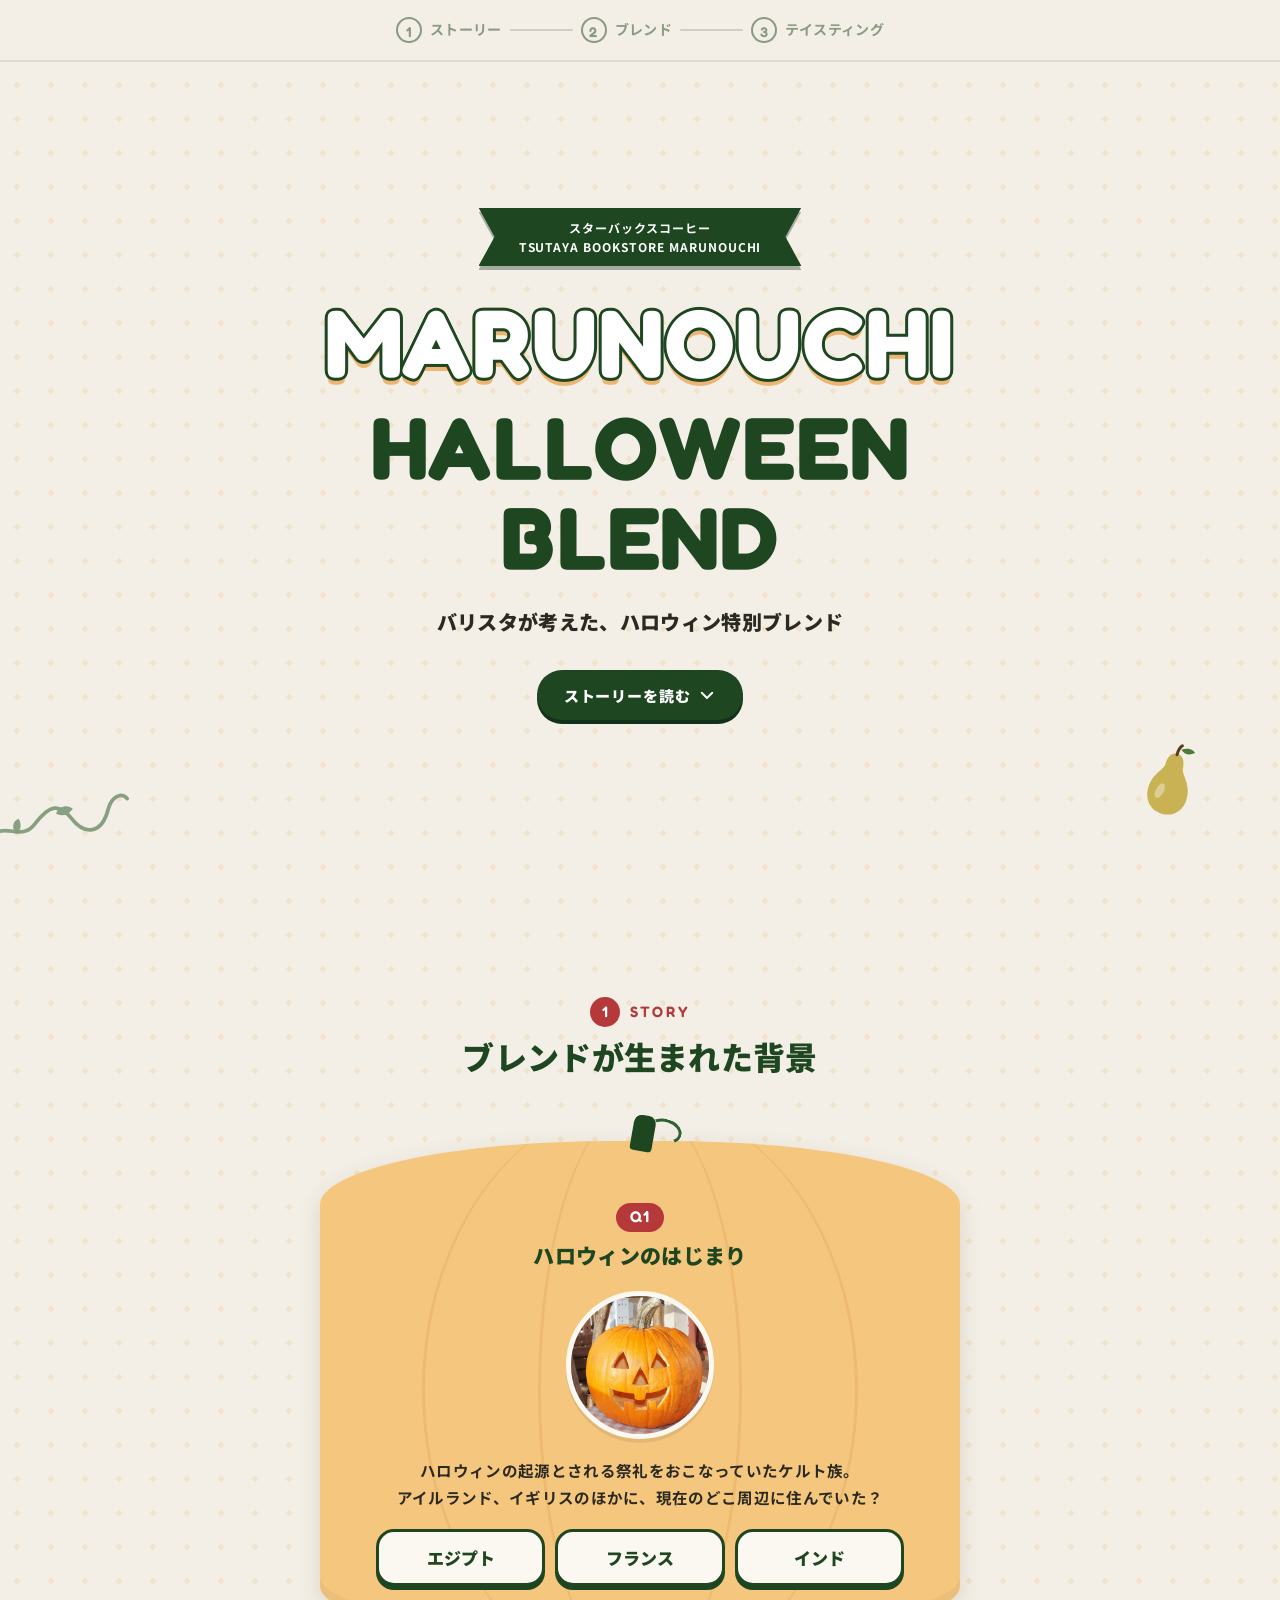
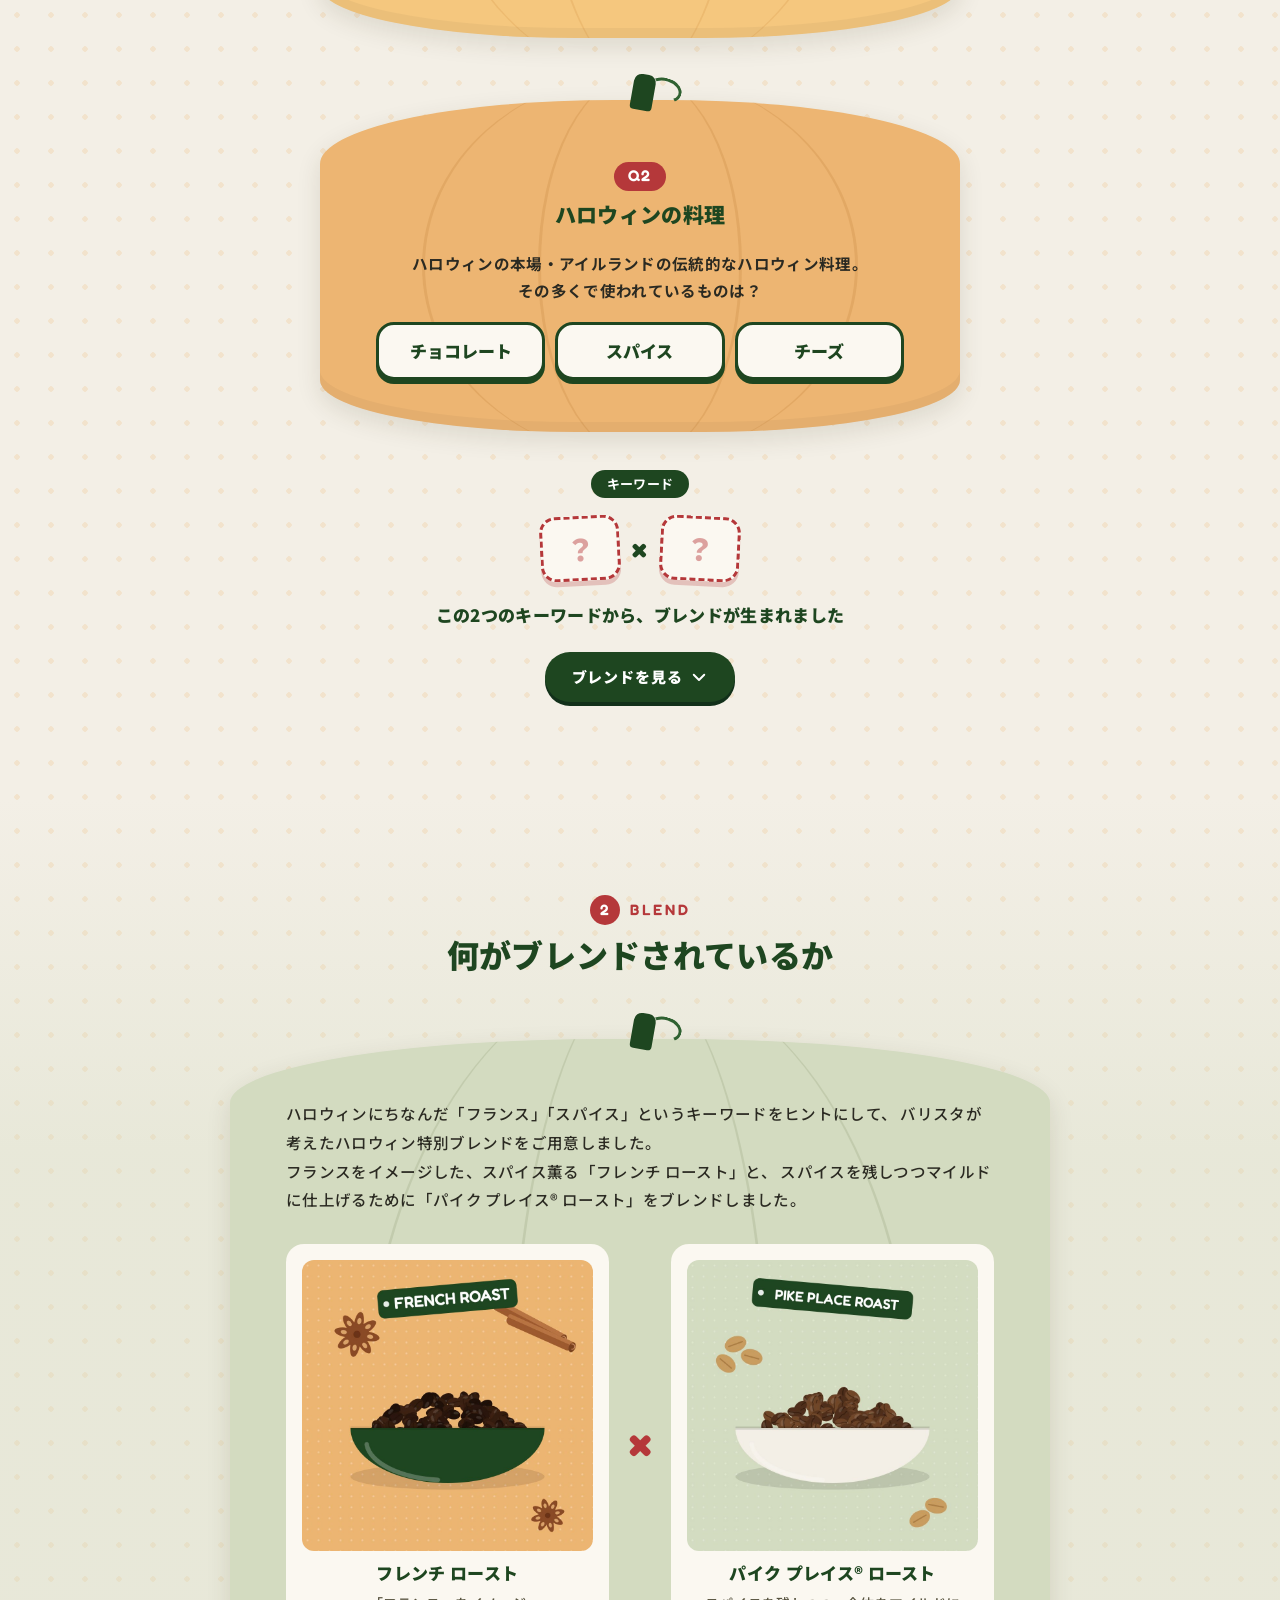
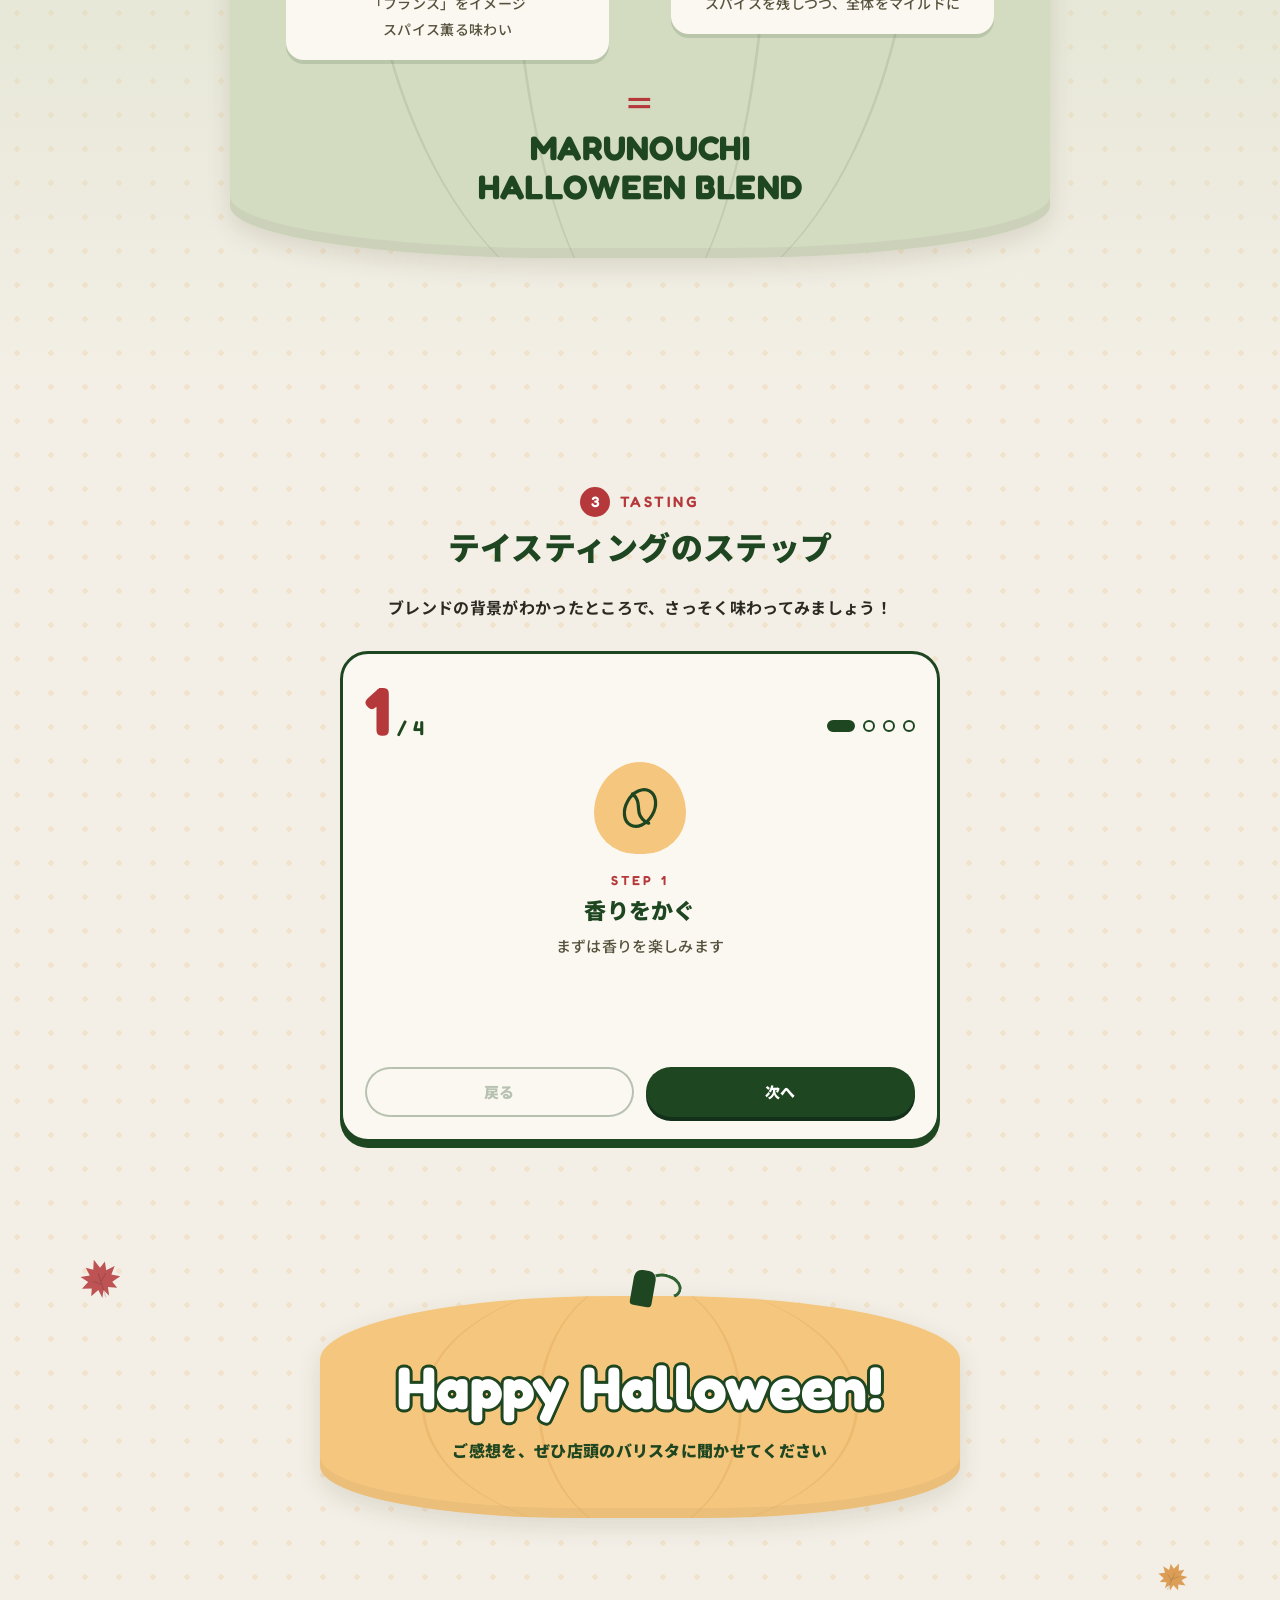
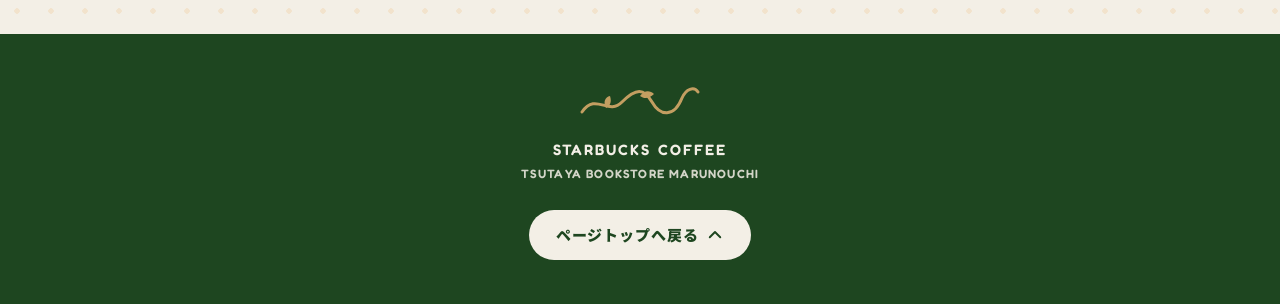
<file: halloween-blend/index.html>
<!DOCTYPE html>
<html lang="ja">
<head>
  <meta charset="UTF-8">
  <meta name="viewport" content="width=device-width, initial-scale=1">
  <title>MARUNOUCHI HALLOWEEN BLEND</title>
  <meta name="description" content="バリスタが考えた、ハロウィン特別ブレンド｜TSUTAYA BOOKSTORE MARUNOUCHI">
  <meta name="theme-color" content="#1E4620">
  <link rel="preconnect" href="https://fonts.googleapis.com">
  <link rel="preconnect" href="https://fonts.gstatic.com" crossorigin>
  <link href="https://fonts.googleapis.com/css2?family=Fredoka:wght@500;600;700&family=Noto+Sans+JP:wght@500;700;900&display=swap" rel="stylesheet">
  <link rel="stylesheet" href="css/style.css">
  <script>document.documentElement.classList.add('js');</script>
</head>
<body>

<!-- ===== SVG 素材 ===== -->
<svg xmlns="http://www.w3.org/2000/svg" style="display:none" aria-hidden="true">
  <!-- 紅葉 -->
  <symbol id="d-leaf" viewBox="0 0 64 64">
    <path d="M32 4l5 13 9-6-2 12 13-2-8 10 11 6-13 4 4 10-12-5-2 12-5-10-5 10-2-12-12 5 4-10-13-4 11-6-8-10 13 2-2-12 9 6z" fill="currentColor"/>
    <path d="M32 58V24M32 40l-10-8M32 36l10-9" stroke="rgba(0,0,0,.18)" stroke-width="1.6" fill="none" stroke-linecap="round"/>
  </symbol>
  <!-- 洋梨 -->
  <symbol id="d-pear" viewBox="0 0 64 80">
    <path d="M32 14c-6 0-9 6-9 13 0 6-11 12-11 28 0 13 9 21 20 21s20-8 20-21c0-16-11-22-11-28 0-7-3-13-9-13z" fill="currentColor"/>
    <path d="M32 15c0-5 1-8 3-10" stroke="#5B3A1E" stroke-width="3" stroke-linecap="round" fill="none"/>
    <path d="M35 9c6-4 12-3 14 0-5 4-10 4-14 0z" fill="#4E7A3A"/>
    <ellipse cx="24" cy="54" rx="4" ry="8" fill="rgba(255,255,255,.35)" transform="rotate(15 24 54)"/>
  </symbol>
  <!-- ツル -->
  <symbol id="d-vine" viewBox="0 0 120 40">
    <path d="M2 30c14-20 26 4 40-10s22-14 30 0 22 16 30-4c4-9 12-12 16-6" fill="none" stroke="currentColor" stroke-width="3" stroke-linecap="round"/>
    <path d="M60 14c4-6 10-6 14-2-5 5-10 5-14 2zM26 26c-3-6-1-11 4-12 2 6 0 10-4 12z" fill="currentColor"/>
  </symbol>
  <!-- アイコン -->
  <symbol id="i-bean" viewBox="0 0 48 48">
    <ellipse cx="24" cy="24" rx="13" ry="18" transform="rotate(30 24 24)" fill="none" stroke="currentColor" stroke-width="3"/>
    <path d="M17 11c8 6 4 14 7 20s8 7 8 7" fill="none" stroke="currentColor" stroke-width="3" stroke-linecap="round"/>
  </symbol>
  <symbol id="i-cup" viewBox="0 0 48 48">
    <path d="M9 18h26v9a11 11 0 0 1-11 11h-4A11 11 0 0 1 9 27z" fill="none" stroke="currentColor" stroke-width="3" stroke-linejoin="round"/>
    <path d="M35 21h2.5a5 5 0 0 1 0 10H34" fill="none" stroke="currentColor" stroke-width="3"/>
    <path d="M6 42h32" stroke="currentColor" stroke-width="3" stroke-linecap="round"/>
    <path d="M17 6c-2 3 2 5 0 8M24 6c-2 3 2 5 0 8" fill="none" stroke="currentColor" stroke-width="2.6" stroke-linecap="round"/>
  </symbol>
  <symbol id="i-mouth" viewBox="0 0 48 48">
    <path d="M6 22c5-5 10-6 13-4 2 1 3 1 5 0 3-2 8-1 13 4" fill="none" stroke="currentColor" stroke-width="3" stroke-linecap="round" stroke-linejoin="round"/>
    <path d="M6 22c6 11 30 11 36 0" fill="none" stroke="currentColor" stroke-width="3" stroke-linecap="round"/>
    <path d="M10 23c8 3 20 3 28 0" fill="none" stroke="currentColor" stroke-width="2.2" stroke-linecap="round"/>
  </symbol>
  <symbol id="i-smile" viewBox="0 0 48 48">
    <circle cx="24" cy="24" r="17" fill="none" stroke="currentColor" stroke-width="3"/>
    <circle cx="18" cy="20" r="2.4" fill="currentColor"/>
    <circle cx="30" cy="20" r="2.4" fill="currentColor"/>
    <path d="M16 28c4 5 12 5 16 0" fill="none" stroke="currentColor" stroke-width="3" stroke-linecap="round"/>
  </symbol>
  <symbol id="i-arrow" viewBox="0 0 24 24">
    <path d="M9 5l7 7-7 7" fill="none" stroke="currentColor" stroke-width="2.6" stroke-linecap="round" stroke-linejoin="round"/>
  </symbol>
  <symbol id="i-pumpkin" viewBox="0 0 48 48">
    <path d="M24 12c-3-5 0-8 3-9" fill="none" stroke="currentColor" stroke-width="3" stroke-linecap="round"/>
    <ellipse cx="24" cy="28" rx="19" ry="15" fill="none" stroke="currentColor" stroke-width="3"/>
    <path d="M24 13c-7 4-7 26 0 30M24 13c7 4 7 26 0 30" fill="none" stroke="currentColor" stroke-width="2.4"/>
  </symbol>
</svg>

<!-- ===== 固定進捗ナビ ===== -->
<nav class="steps-nav" aria-label="ページの流れ" data-progress>
  <ol>
    <li><a href="#story" data-nav="story"><span class="steps-nav__num">1</span><span class="steps-nav__label">ストーリー</span></a></li>
    <li aria-hidden="true" class="steps-nav__line"></li>
    <li><a href="#blend" data-nav="blend"><span class="steps-nav__num">2</span><span class="steps-nav__label">ブレンド</span></a></li>
    <li aria-hidden="true" class="steps-nav__line"></li>
    <li><a href="#tasting" data-nav="tasting"><span class="steps-nav__num">3</span><span class="steps-nav__label">テイスティング</span></a></li>
  </ol>
</nav>

<!-- ===== 0. ヒーロー ===== -->
<header class="hero" id="top">
  <div class="hero__leaves" data-leaves aria-hidden="true"></div>
  <svg class="deco deco--pear hero__pear" aria-hidden="true"><use href="#d-pear"/></svg>
  <svg class="deco deco--vine hero__vine" aria-hidden="true"><use href="#d-vine"/></svg>

  <div class="hero__inner">
    <p class="ribbon"><span>スターバックスコーヒー<br>TSUTAYA BOOKSTORE MARUNOUCHI</span></p>
    <h1 class="hero__title">
      <span class="hero__title-1">MARUNOUCHI</span>
      <span class="hero__title-2">HALLOWEEN<br>BLEND</span>
    </h1>
    <p class="hero__sub">バリスタが考えた、<br class="br-sp">ハロウィン特別ブレンド</p>
    <a href="#story" class="btn btn--primary hero__btn">ストーリーを読む
      <svg class="btn__icon btn__icon--down"><use href="#i-arrow"/></svg>
    </a>
  </div>
</header>

<main>

  <!-- ===== ① ブレンドが生まれた背景 ===== -->
  <section class="section" id="story" data-section>
    <div class="container">
      <div class="sec-head fade">
        <p class="sec-head__en"><span>1</span>STORY</p>
        <h2 class="sec-head__ja">ブレンドが生まれた背景</h2>
      </div>

      <!-- ===== Q1 ハロウィンのはじまり =====
           選択肢は data-correct が付いたものが正解。説明文（quiz__answer）は POP の文言そのまま。 -->
      <article class="pumpkin pumpkin--orange fade">
        <div class="pumpkin__body story-card quiz" data-quiz data-keyword="france">
          <p class="quiz__no">Q1</p>
          <h3 class="pumpkin__title">ハロウィンのはじまり</h3>
          <div class="ph ph--round story-card__img"><img src="images/jack-o-lantern.jpg" alt="ジャック・オー・ランタン"></div>
          <p class="quiz__q">ハロウィンの起源とされる祭礼をおこなっていたケルト族。<br>アイルランド、イギリスのほかに、現在のどこ周辺に住んでいた？</p>
          <div class="quiz__choices" role="group" aria-label="Q1の選択肢">
            <button type="button" class="quiz__choice">エジプト</button>
            <button type="button" class="quiz__choice" data-correct>フランス</button>
            <button type="button" class="quiz__choice">インド</button>
          </div>
          <p class="quiz__result" data-quiz-result aria-live="polite"></p>
          <div class="quiz__answer" data-quiz-answer>
            <p>ハロウィンのはじまりは、古代ヨーロッパにさかのぼります。<br>
              ケルト族という民族の「サウィン」という祭礼が起源とされています。<br>
              ケルト族は現在のアイルランド、イギリス、<strong class="kw">フランス</strong>周辺に住んでいました。</p>
          </div>
        </div>
      </article>

      <!-- ===== Q2 ハロウィンの料理 ===== -->
      <article class="pumpkin pumpkin--orange2 fade">
        <div class="pumpkin__body story-card quiz" data-quiz data-keyword="spice">
          <p class="quiz__no">Q2</p>
          <h3 class="pumpkin__title">ハロウィンの料理</h3>
          <p class="quiz__q">ハロウィンの本場・アイルランドの伝統的なハロウィン料理。<br>その多くで使われているものは？</p>
          <div class="quiz__choices" role="group" aria-label="Q2の選択肢">
            <button type="button" class="quiz__choice">チョコレート</button>
            <button type="button" class="quiz__choice" data-correct>スパイス</button>
            <button type="button" class="quiz__choice">チーズ</button>
          </div>
          <p class="quiz__result" data-quiz-result aria-live="polite"></p>
          <div class="quiz__answer" data-quiz-answer>
            <p>ハロウィンの本場のアイルランドでは、たくさんの伝統的なハロウィン料理があります。<br>
              その多くで、<strong class="kw">スパイス</strong>が使用されています！</p>
          </div>
        </div>
      </article>

      <div class="keywords fade">
        <p class="keywords__label">キーワード</p>
        <p class="keywords__tags">
          <span class="tag" data-tag="france" data-word="フランス">フランス</span>
          <span class="keywords__x">×</span>
          <span class="tag" data-tag="spice" data-word="スパイス">スパイス</span>
        </p>
        <p class="keywords__lead">この2つのキーワードから、<br class="br-sp">ブレンドが生まれました</p>
        <a href="#blend" class="btn btn--primary">ブレンドを見る
          <svg class="btn__icon btn__icon--down"><use href="#i-arrow"/></svg>
        </a>
      </div>
    </div>
  </section>

  <!-- ===== ② 何がブレンドされているか ===== -->
  <section class="section section--blend" id="blend" data-section>
    <div class="container">
      <div class="sec-head fade">
        <p class="sec-head__en"><span>2</span>BLEND</p>
        <h2 class="sec-head__ja">何がブレンドされているか</h2>
      </div>

      <div class="pumpkin pumpkin--sage fade">
        <div class="pumpkin__body">
          <p class="blend-text">ハロウィンにちなんだ「フランス」「スパイス」というキーワードをヒントにして、
            バリスタが考えたハロウィン特別ブレンドをご用意しました。<br>
            フランスをイメージした、スパイス薫る「フレンチ ロースト」と、
            スパイスを残しつつマイルドに仕上げるために「パイク プレイス® ロースト」をブレンドしました。</p>

          <div class="mix" data-mix>
            <article class="mix__card mix__card--left">
              <div class="ph mix__img"><img src="images/french-roast.jpg" alt="フレンチ ロースト"></div>
              <h3 class="mix__name">フレンチ ロースト</h3>
              <ul class="mix__role">
                <li>「フランス」をイメージ</li>
                <li>スパイス薫る味わい</li>
              </ul>
            </article>
            <span class="mix__x" aria-label="と">×</span>
            <article class="mix__card mix__card--right">
              <div class="ph mix__img"><img src="images/pike-place.jpg" alt="パイク プレイス® ロースト"></div>
              <h3 class="mix__name">パイク プレイス® ロースト</h3>
              <ul class="mix__role">
                <li>スパイスを残しつつ、全体をマイルドに</li>
              </ul>
            </article>
          </div>

          <p class="mix__result" data-mix-result><span class="mix__eq">＝</span>MARUNOUCHI<br>HALLOWEEN BLEND</p>
          <!-- 配合比率 -->
        </div>
      </div>
    </div>
  </section>

  <!-- ===== ③ テイスティングのステップ ===== -->
  <section class="section" id="tasting" data-section>
    <div class="container">
      <div class="sec-head fade">
        <p class="sec-head__en"><span>3</span>TASTING</p>
        <h2 class="sec-head__ja">テイスティングのステップ</h2>
      </div>
      <p class="lead fade">ブレンドの背景がわかったところで、<br class="br-sp">さっそく味わってみましょう！</p>

      <div class="stepper fade" data-stepper>
        <div class="stepper__status">
          <p class="stepper__count"><span class="stepper__now" data-step-now>1</span><span class="stepper__total">/ 4</span></p>
          <div class="stepper__dots" data-step-dots></div>
        </div>
        <div class="stepper__track" data-step-track tabindex="0" aria-label="横スワイプでステップを移動">
          <article class="step">
            <svg class="step__icon"><use href="#i-bean"/></svg>
            <p class="step__no">STEP 1</p>
            <h3 class="step__title">香りをかぐ</h3>
            <p class="step__text">まずは香りを楽しみます</p>
          </article>
          <article class="step">
            <svg class="step__icon"><use href="#i-cup"/></svg>
            <p class="step__no">STEP 2</p>
            <h3 class="step__title">すする</h3>
            <p class="step__text">音を立てて一気にすすります</p>
          </article>
          <article class="step">
            <svg class="step__icon"><use href="#i-mouth"/></svg>
            <p class="step__no">STEP 3</p>
            <h3 class="step__title">口の中に広げる</h3>
            <p class="step__text">口の中でコーヒーの酸味やコクを感じます</p>
            <p class="step__hint"><span>HINT</span>フレンチ ローストのスパイス感と、パイク プレイス® ローストのまろやかさ、どちらを強く感じますか？</p>
          </article>
          <article class="step">
            <svg class="step__icon"><use href="#i-smile"/></svg>
            <p class="step__no">STEP 4</p>
            <h3 class="step__title">自分の言葉で表現する</h3>
            <p class="step__text">酸味、コク、風味など自由に表現します</p>
            <a href="#memo" class="btn btn--orange step__memo-btn" data-open-memo>テイスティングメモを書く</a>
          </article>
        </div>
        <div class="stepper__nav">
          <button type="button" class="btn btn--ghost" data-step-prev>戻る</button>
          <button type="button" class="btn btn--primary" data-step-next>次へ</button>
        </div>
      </div>

      <!-- テイスティングメモ（ステップ④の後に表示） -->
      <form class="memo" id="memo" data-memo hidden onsubmit="return false">
        <h3 class="memo__title">
          <svg aria-hidden="true"><use href="#d-leaf"/></svg>テイスティングメモ
        </h3>

        <div class="memo__row">
          <label for="m-acid">酸味</label>
          <input type="range" id="m-acid" name="acidity" min="1" max="5" step="1" value="3">
          <output for="m-acid" data-out="acidity">3</output>
        </div>
        <div class="memo__row">
          <label for="m-body">コク</label>
          <input type="range" id="m-body" name="body" min="1" max="5" step="1" value="3">
          <output for="m-body" data-out="body">3</output>
        </div>
        <div class="memo__row">
          <label for="m-spice">スパイス感</label>
          <input type="range" id="m-spice" name="spice" min="1" max="5" step="1" value="3">
          <output for="m-spice" data-out="spice">3</output>
        </div>

        <p class="memo__label">感じた言葉</p>
        <div class="chips" role="group" aria-label="感じた言葉">
          <button type="button" class="chip" aria-pressed="false">スパイシー</button>
          <button type="button" class="chip" aria-pressed="false">香ばしい</button>
          <button type="button" class="chip" aria-pressed="false">まろやか</button>
          <button type="button" class="chip" aria-pressed="false">ナッツ</button>
          <button type="button" class="chip" aria-pressed="false">チョコレート</button>
        </div>
        <label class="memo__label" for="m-free">自由入力</label>
        <textarea id="m-free" name="free" rows="3"></textarea>

        <button type="button" class="btn btn--primary memo__save" data-memo-save>メモを保存</button>
        <p class="memo__status" data-memo-status aria-live="polite"></p>
      </form>

      <!-- 感想カード -->
      <div class="result" data-result hidden>
        <p class="result__guide">スクリーンショットで保存できます</p>
        <article class="result-card" data-result-card>
          <svg class="result-card__leaf result-card__leaf--1" aria-hidden="true"><use href="#d-leaf"/></svg>
          <svg class="result-card__leaf result-card__leaf--2" aria-hidden="true"><use href="#d-leaf"/></svg>
          <svg class="result-card__pear" aria-hidden="true"><use href="#d-pear"/></svg>
          <p class="result-card__ribbon">あなたのハロウィンブレンドの感想</p>
          <p class="result-card__blend">MARUNOUCHI<br>HALLOWEEN BLEND</p>
          <dl class="result-card__scores" data-result-scores></dl>
          <ul class="result-card__words" data-result-words></ul>
          <p class="result-card__free" data-result-free></p>
          <p class="result-card__foot"><span data-result-date></span>STARBUCKS COFFEE<br>TSUTAYA BOOKSTORE MARUNOUCHI</p>
        </article>
      </div>
    </div>
  </section>

  <!-- ===== エンディング ===== -->
  <section class="ending">
    <div class="container">
      <div class="pumpkin pumpkin--orange ending__card fade">
        <div class="pumpkin__body">
          <p class="ending__title">Happy Halloween!</p>
          <p class="ending__text">ご感想を、ぜひ店頭のバリスタに<br class="br-sp">聞かせてください</p>
        </div>
      </div>
    </div>
    <svg class="deco deco--leaf ending__leaf1" aria-hidden="true"><use href="#d-leaf"/></svg>
    <svg class="deco deco--leaf ending__leaf2" aria-hidden="true"><use href="#d-leaf"/></svg>
  </section>

</main>

<footer class="footer">
  <svg class="footer__vine" aria-hidden="true"><use href="#d-vine"/></svg>
  <p class="footer__store">STARBUCKS COFFEE<span>TSUTAYA BOOKSTORE MARUNOUCHI</span></p>
  <a href="#top" class="btn btn--cream">ページトップへ戻る
    <svg class="btn__icon btn__icon--up"><use href="#i-arrow"/></svg>
  </a>
</footer>

<script src="js/main.js"></script>
</body>
</html>
</file>
<file: coffee-seminar/css/style.css>
/* =========================================================
   コーヒーセミナー 〜コーヒーを始めよう編〜
   ========================================================= */

:root {
  --base: #F2EFEA;
  --base-2: #E9E2D7;
  --surface: #FFFDF9;
  --ink: #2E2621;
  --ink-soft: #6B5E54;
  --line: #E2D9CC;
  --red: #C8102E;
  --brown: #8B6A4A;
  --brown-dark: #5E4630;
  --green: #00704A;
  --green-soft: #E3EFE9;
  --ph: #D9D4CD;

  --radius: 20px;
  --radius-sm: 12px;
  --shadow: 0 6px 24px rgba(70, 48, 30, .08), 0 1px 3px rgba(70, 48, 30, .06);
  --shadow-lg: 0 12px 36px rgba(70, 48, 30, .14);

  --nav-h: 56px;
  --font-ja: "Noto Sans JP", system-ui, -apple-system, "Hiragino Sans", sans-serif;
  --font-en: "Jost", "Noto Sans JP", system-ui, sans-serif;
}

*, *::before, *::after { box-sizing: border-box; }

html {
  scroll-behavior: smooth;
  scroll-padding-top: calc(var(--nav-h) + 12px);
  -webkit-text-size-adjust: 100%;
  overflow-x: clip; /* iOS Safari で body の overflow-x が効かない場合の保険 */
}
@media (prefers-reduced-motion: reduce) {
  html { scroll-behavior: auto; }
}

body {
  margin: 0;
  background: var(--base);
  color: var(--ink);
  font-family: var(--font-ja);
  font-size: 16px;
  line-height: 1.8;
  letter-spacing: .02em;
  overflow-x: hidden;
}

img { max-width: 100%; display: block; }
h1, h2, h3, h4, p, ul, ol, figure { margin: 0; }
ul, ol { padding: 0; list-style: none; }
a { color: inherit; }
button { font: inherit; }

.container {
  width: 100%;
  max-width: 960px;
  margin: 0 auto;
  padding: 0 20px;
}

.br-sp { display: inline; }
@media (min-width: 768px) { .br-sp { display: none; } }

/* ---------- ボタン ---------- */
.btn {
  display: inline-flex;
  align-items: center;
  justify-content: center;
  gap: .5em;
  min-height: 48px;
  padding: .7em 1.6em;
  border: 0;
  border-radius: 999px;
  font-weight: 700;
  font-size: 15px;
  letter-spacing: .08em;
  text-decoration: none;
  cursor: pointer;
  transition: transform .2s, background-color .2s, box-shadow .2s, opacity .2s;
  -webkit-tap-highlight-color: transparent;
}
.btn:active { transform: scale(.97); }
.btn:focus-visible { outline: 3px solid var(--red); outline-offset: 3px; }
.btn__icon { width: 18px; height: 18px; }
.btn__icon--down { transform: rotate(90deg); }
.btn__icon--up { transform: rotate(-90deg); }

.btn--light { background: rgba(255, 255, 255, .92); color: var(--ink); box-shadow: var(--shadow); }
.btn--light:hover { background: #fff; }
.btn--primary { background: var(--ink); color: #fff; }
.btn--primary:hover { background: #4a3d34; }
.btn--ghost { background: transparent; color: var(--ink); box-shadow: inset 0 0 0 1.5px var(--line); }
.btn--ghost:hover { background: var(--surface); }
.btn--green { background: var(--green); color: #fff; }
.btn--green:hover { background: #005c3d; }
.btn[disabled] { opacity: .35; pointer-events: none; }

/* ---------- 固定進捗ナビ ---------- */
.progress {
  position: fixed;
  inset: 0 0 auto 0;
  z-index: 50;
  height: var(--nav-h);
  background: rgba(242, 239, 234, .9);
  -webkit-backdrop-filter: blur(10px);
  backdrop-filter: blur(10px);
  box-shadow: 0 1px 0 var(--line);
  transform: translateY(-100%);
  transition: transform .35s ease;
}
.progress.is-shown { transform: translateY(0); }

.progress__bar { position: absolute; left: 0; right: 0; bottom: 0; height: 3px; background: var(--line); }
.progress__fill { display: block; height: 100%; width: 0; background: var(--red); transition: width .1s linear; }

.progress__list {
  display: grid;
  grid-template-columns: repeat(5, 1fr);
  height: 100%;
  max-width: 960px;
  margin: 0 auto;
  padding: 0 8px;
}
.progress__list a {
  display: flex;
  flex-direction: column;
  align-items: center;
  justify-content: center;
  height: 100%;
  text-decoration: none;
  color: var(--ink-soft);
  line-height: 1.2;
  transition: color .2s;
}
.progress__num { font-family: var(--font-en); font-weight: 600; font-size: 15px; }
.progress__label { font-size: 9.5px; letter-spacing: 0; white-space: nowrap; margin-top: 2px; }
.progress__list a.is-active { color: var(--red); }
.progress__list a.is-active .progress__num {
  display: inline-grid;
  place-items: center;
  width: 26px; height: 26px;
  border-radius: 50%;
  background: var(--red);
  color: #fff;
  font-size: 13px;
}
.progress__list a.is-done { color: var(--ink); }
@media (min-width: 600px) {
  .progress__label { font-size: 11px; }
}

/* ---------- ヒーロー ---------- */
.hero {
  position: relative;
  min-height: 100vh;
  min-height: 100svh;
  display: flex;
  flex-direction: column;
  justify-content: center;
  align-items: center;
  padding: 80px 20px 120px;
  color: #fff;
  text-align: center;
  background-color: #3a2e26;
  background-image: linear-gradient(160deg, #6b5442 0%, #3a2e26 55%, #241c17 100%);
  background-size: cover;
  background-position: center;
  overflow: hidden;
}
.hero__overlay {
  position: absolute; inset: 0;
  background: linear-gradient(180deg, rgba(20, 14, 10, .55) 0%, rgba(20, 14, 10, .45) 50%, rgba(20, 14, 10, .78) 100%);
}
.hero__ph-label {
  position: absolute; top: 14px; left: 14px;
  font-family: monospace; font-size: 12px;
  padding: 4px 8px; border-radius: 6px;
  background: rgba(255, 255, 255, .15);
  color: rgba(255, 255, 255, .75);
}
.hero.has-image .hero__ph-label { display: none; }
.hero__inner { position: relative; z-index: 1; }
.hero__eyebrow {
  font-family: var(--font-en);
  font-size: 13px;
  letter-spacing: .4em;
  margin-bottom: 18px;
  opacity: .85;
}
.hero__title {
  font-size: clamp(34px, 10vw, 64px);
  font-weight: 900;
  letter-spacing: .1em;
  line-height: 1.3;
  text-shadow: 0 2px 20px rgba(0, 0, 0, .35);
}
.hero__sub {
  display: flex;
  align-items: center;
  justify-content: center;
  gap: 14px;
  margin-top: 14px;
  font-size: clamp(16px, 4.6vw, 22px);
  font-weight: 500;
  letter-spacing: .12em;
}
.hero__sub-line { display: block; width: 28px; height: 1px; background: rgba(255, 255, 255, .7); }
.hero__btn { margin-top: 44px; min-width: 180px; }
.hero__store {
  position: absolute; left: 0; right: 0; bottom: 32px;
  z-index: 1;
  font-family: var(--font-en);
  font-weight: 500;
  font-size: 12px;
  letter-spacing: .28em;
  line-height: 1.9;
  opacity: .9;
}
.hero__store span { display: block; font-size: 11px; letter-spacing: .2em; opacity: .8; }

/* ---------- セクション共通 ---------- */
.section { padding: 72px 0; }
@media (min-width: 768px) { .section { padding: 104px 0; } }

.chapter--tint {
  background:
    linear-gradient(180deg, rgba(139, 106, 74, .07), rgba(139, 106, 74, .11));
}

.heading { text-align: center; margin-bottom: 36px; }
.heading__en {
  font-family: var(--font-en);
  font-size: 13px;
  letter-spacing: .4em;
  color: var(--brown);
}
.heading__ja {
  position: relative;
  display: inline-block;
  font-size: 26px;
  font-weight: 900;
  letter-spacing: .12em;
  padding-bottom: 14px;
}
.heading__ja::after,
.chapter__title::after,
.subheading::after {
  content: "";
  position: absolute;
  left: 50%; bottom: 0;
  width: 44px; height: 3px;
  border-radius: 3px;
  background: var(--red);
  transform: translateX(-50%);
}

.chapter__head { text-align: center; margin-bottom: 40px; }
.chapter__num {
  display: inline-grid;
  place-items: center;
  width: 56px; height: 56px;
  margin-bottom: 14px;
  border-radius: 50%;
  background: var(--surface);
  box-shadow: var(--shadow);
  font-family: var(--font-en);
  font-weight: 600;
  font-size: 22px;
  color: var(--red);
}
.chapter__title {
  position: relative;
  font-size: clamp(21px, 5.8vw, 30px);
  font-weight: 900;
  line-height: 1.5;
  letter-spacing: .06em;
  padding-bottom: 16px;
}

.subheading {
  position: relative;
  text-align: center;
  font-size: 19px;
  font-weight: 700;
  letter-spacing: .08em;
  margin: 56px 0 24px;
  padding-bottom: 12px;
}
.subheading::after { width: 28px; height: 2px; }

.label {
  display: inline-block;
  font-size: 12px;
  font-weight: 700;
  color: var(--green);
  background: var(--green-soft);
  padding: 2px 12px;
  border-radius: 999px;
  margin-bottom: 8px;
}

/* ---------- カード ---------- */
.card {
  background: var(--surface);
  border-radius: var(--radius);
  box-shadow: var(--shadow);
  padding: 24px 22px;
}
.card__title { font-size: 20px; font-weight: 900; letter-spacing: .05em; line-height: 1.5; margin-bottom: 12px; }
.card__icon { width: 40px; height: 40px; color: var(--brown); opacity: .35; }

.card--empty {
  min-height: 160px;
  display: grid;
  place-items: center;
  background: transparent;
  box-shadow: none;
  border: 2px dashed var(--line);
}

/* 章Ⅰのイラストカード */
.illus-card { padding: 0; overflow: hidden; background: var(--surface); }
.illus-card__svg { display: block; width: 100%; height: auto; }

.grid-2 { display: grid; gap: 20px; }
@media (min-width: 768px) { .grid-2 { grid-template-columns: 1fr 1fr; gap: 24px; } }

.list li {
  position: relative;
  padding-left: 1.3em;
  margin-top: 8px;
  color: var(--ink);
}
.list li::before {
  content: "";
  position: absolute;
  left: 0; top: .72em;
  width: 7px; height: 7px;
  border-radius: 50%;
  background: var(--brown);
}

/* 画像付きカード */
.media-card { padding: 0; overflow: hidden; display: flex; flex-direction: column; }
.media-card__img { aspect-ratio: 4 / 3; }
.media-card__body { padding: 22px; }

/* ---------- 画像プレースホルダー ---------- */
.ph {
  position: relative;
  overflow: hidden;
  background: var(--ph);
}
.ph img { width: 100%; height: 100%; object-fit: cover; }
.ph.is-missing img { display: none; }
.ph.is-missing::before {
  content: "";
  position: absolute; inset: 0;
  background:
    repeating-linear-gradient(45deg, rgba(255,255,255,.18) 0 10px, transparent 10px 20px);
}
.ph.is-missing::after {
  content: attr(data-file);
  position: absolute;
  left: 50%; top: 50%;
  transform: translate(-50%, -50%);
  max-width: 90%;
  padding: 4px 10px;
  border-radius: 6px;
  background: rgba(255, 255, 255, .75);
  color: #6f6860;
  font-family: ui-monospace, Menlo, Consolas, monospace;
  font-size: 12px;
  line-height: 1.4;
  text-align: center;
  white-space: nowrap;
}

/* ---------- アジェンダ ---------- */
.agenda { display: grid; gap: 12px; max-width: 640px; margin: 0 auto; counter-reset: none; }
.agenda__item {
  display: flex;
  align-items: center;
  gap: 16px;
  padding: 16px 18px;
  background: var(--surface);
  border-radius: var(--radius-sm);
  box-shadow: var(--shadow);
  text-decoration: none;
  transition: transform .2s, box-shadow .2s;
}
.agenda__item:hover { transform: translateY(-2px); box-shadow: var(--shadow-lg); }
.agenda__item:active { transform: scale(.98); }
.agenda__num {
  flex: none;
  display: grid;
  place-items: center;
  width: 42px; height: 42px;
  border-radius: 50%;
  border: 1.5px solid var(--red);
  color: var(--red);
  font-family: var(--font-en);
  font-weight: 600;
  font-size: 16px;
}
.agenda__text { flex: 1; font-weight: 700; font-size: 15px; line-height: 1.6; }
.agenda__arrow { flex: none; width: 20px; height: 20px; color: var(--brown); opacity: .6; transform: rotate(90deg); }

/* ---------- ステッパー ---------- */
.stepper {
  background: var(--surface);
  border-radius: var(--radius);
  box-shadow: var(--shadow);
  padding: 22px 0 22px;
  max-width: 640px;
  margin: 0 auto;
  overflow: hidden;
}
.stepper__status {
  display: flex;
  align-items: flex-end;
  justify-content: space-between;
  padding: 0 22px 8px;
}
.stepper__count { font-family: var(--font-en); line-height: 1; color: var(--red); }
.stepper__now { font-size: 64px; font-weight: 600; }
.stepper__total { font-size: 18px; color: var(--ink-soft); margin-left: 6px; }
.stepper__dots { display: flex; gap: 8px; padding-bottom: 10px; }
.stepper__dots button {
  width: 10px; height: 10px;
  padding: 0;
  border: 0;
  border-radius: 999px;
  background: var(--line);
  cursor: pointer;
  transition: width .25s, background-color .25s;
}
.stepper__dots button[aria-current="step"] { width: 26px; background: var(--red); }

.stepper__track {
  display: flex;
  overflow-x: auto;
  scroll-snap-type: x mandatory;
  scroll-behavior: smooth;
  overscroll-behavior-x: contain;
  scrollbar-width: none;
  outline: none;
}
.stepper__track::-webkit-scrollbar { display: none; }
@media (prefers-reduced-motion: reduce) { .stepper__track { scroll-behavior: auto; } }

.step {
  flex: 0 0 100%;
  scroll-snap-align: center;
  padding: 12px 22px 8px;
  text-align: center;
}
.step__icon {
  width: 84px; height: 84px;
  margin: 8px auto 14px;
  display: block;
  padding: 18px;
  border-radius: 50%;
  background: var(--base);
  color: var(--brown-dark);
}
.step__photo { aspect-ratio: 4 / 3; border-radius: var(--radius-sm); margin-bottom: 16px; }
.step__no { font-family: var(--font-en); font-size: 12px; letter-spacing: .3em; color: var(--brown); }
.step__title { font-size: 21px; font-weight: 900; letter-spacing: .05em; line-height: 1.5; margin: 4px 0 8px; }
.step__text { color: var(--ink-soft); font-size: 15px; }

.stepper__nav {
  display: grid;
  grid-template-columns: 1fr 1fr;
  gap: 12px;
  padding: 18px 22px 0;
}

/* ---------- テイスティングメモ ---------- */
.memo { max-width: 640px; margin: 24px auto 0; }
.memo__title { position: relative; padding-left: 16px; }
.memo__title::before {
  content: ""; position: absolute; left: 0; top: .3em; bottom: .3em;
  width: 4px; border-radius: 4px; background: var(--green);
}
.memo__row {
  display: grid;
  grid-template-columns: 3.2em 1fr 2em;
  align-items: center;
  gap: 12px;
  margin-top: 10px;
}
.memo__row label { font-weight: 700; }
.memo__row output {
  font-family: var(--font-en);
  font-weight: 600;
  font-size: 20px;
  color: var(--green);
  text-align: center;
}
.memo__label { display: block; font-weight: 700; margin: 18px 0 8px; }
.memo textarea {
  width: 100%;
  padding: 12px 14px;
  border: 1.5px solid var(--line);
  border-radius: var(--radius-sm);
  background: var(--base);
  font: inherit;
  font-size: 16px; /* iOSのズーム防止 */
  color: var(--ink);
  resize: vertical;
}
.memo textarea:focus { outline: none; border-color: var(--green); background: #fff; }
.memo__status { min-height: 1.6em; margin-top: 8px; font-size: 13px; color: var(--green); }

input[type="range"] {
  -webkit-appearance: none;
  appearance: none;
  width: 100%;
  height: 32px;
  background: transparent;
  cursor: pointer;
}
input[type="range"]::-webkit-slider-runnable-track {
  height: 6px; border-radius: 6px;
  background: linear-gradient(to right, var(--green) var(--fill, 50%), var(--line) var(--fill, 50%));
}
input[type="range"]::-moz-range-track { height: 6px; border-radius: 6px; background: var(--line); }
input[type="range"]::-moz-range-progress { height: 6px; border-radius: 6px; background: var(--green); }
input[type="range"]::-webkit-slider-thumb {
  -webkit-appearance: none;
  width: 26px; height: 26px; margin-top: -10px;
  border-radius: 50%;
  background: #fff;
  border: 3px solid var(--green);
  box-shadow: 0 2px 6px rgba(0, 0, 0, .15);
}
input[type="range"]::-moz-range-thumb {
  width: 22px; height: 22px;
  border-radius: 50%;
  background: #fff;
  border: 3px solid var(--green);
}
input[type="range"]:focus-visible { outline: 2px solid var(--green); outline-offset: 2px; border-radius: 8px; }

/* ---------- フードペアリング ---------- */
.intro-card { text-align: center; max-width: 640px; margin: 0 auto; }
.intro-card__icon { width: 52px; height: 52px; color: var(--brown); margin: 0 auto 10px; }
.intro-card__lead {
  font-size: 17px;
  font-weight: 700;
  color: var(--red);
  margin-bottom: 4px;
}
.intro-card .list { text-align: left; display: inline-block; }

.flavor-card__name {
  font-size: 18px;
  font-weight: 900;
  padding-bottom: 12px;
  margin-bottom: 14px;
  border-bottom: 1px solid var(--line);
}
.chips { display: flex; flex-wrap: wrap; gap: 8px; }
.chips li {
  padding: 6px 14px;
  border-radius: 999px;
  background: var(--base);
  border: 1px solid var(--line);
  font-size: 14px;
  font-weight: 500;
  color: var(--brown-dark);
}

/* Let's try!! */
.try { margin-top: 64px; text-align: center; }
.try__title {
  font-family: var(--font-en);
  font-weight: 600;
  font-size: clamp(30px, 9vw, 44px);
  letter-spacing: .04em;
  color: var(--red);
  margin-bottom: 22px;
}
.try__pair {
  display: grid;
  grid-template-columns: 1fr auto 1fr;
  align-items: center;
  gap: 10px;
  max-width: 640px;
  margin: 0 auto;
}
.try__item figcaption { margin-top: 10px; font-weight: 700; font-size: 15px; line-height: 1.5; }
.try__img {
  aspect-ratio: 1;
  border-radius: 50%;
  box-shadow: var(--shadow-lg);
  border: 5px solid var(--surface);
}
.try__img.is-missing::after { font-size: 10px; white-space: normal; word-break: break-all; }
.try__x {
  font-family: var(--font-en);
  font-size: 40px;
  font-weight: 500;
  color: var(--brown);
  animation: x-pulse 2.4s ease-in-out infinite;
}
@keyframes x-pulse {
  0%, 100% { transform: scale(1) rotate(0); }
  50% { transform: scale(1.25) rotate(90deg); color: var(--red); }
}
@media (prefers-reduced-motion: reduce) { .try__x { animation: none; } }

/* ---------- ORIGAMI ポイント ---------- */
.point {
  display: flex;
  gap: 16px;
  align-items: flex-start;
  max-width: 640px;
  margin: 28px auto 0;
  padding: 20px 22px;
  border-radius: var(--radius);
  background: #FFF7E3;
  border: 1.5px solid #EED9A6;
}
.point__icon { flex: none; width: 44px; height: 44px; color: #B07D10; }
.point__label { font-family: var(--font-en); font-weight: 600; letter-spacing: .25em; font-size: 12px; color: #B07D10; }
.point__text { font-weight: 700; font-size: 16px; line-height: 1.7; }

/* ---------- 蒸らしタイマー ---------- */
.timer {
  display: flex;
  align-items: center;
  justify-content: center;
  gap: 18px;
  margin-top: 18px;
  padding: 14px;
  border-radius: var(--radius-sm);
  background: var(--green-soft);
}
.timer__ring { position: relative; width: 96px; height: 96px; flex: none; }
.timer__ring svg { width: 100%; height: 100%; transform: rotate(-90deg); }
.timer__bg { fill: none; stroke: rgba(0, 112, 74, .15); stroke-width: 9; }
.timer__fg {
  fill: none;
  stroke: var(--green);
  stroke-width: 9;
  stroke-linecap: round;
  stroke-dasharray: 326.73;
  stroke-dashoffset: 0;
}
.timer__num {
  position: absolute; inset: 0;
  display: grid; place-content: center;
  grid-auto-flow: column; align-items: baseline;
  font-family: var(--font-en);
  font-size: 30px; font-weight: 600;
  color: var(--green);
  line-height: 1;
}
.timer__num small { font-family: var(--font-ja); font-size: 12px; margin-left: 2px; }
.timer__btn { min-width: 132px; padding-left: 1em; padding-right: 1em; }
.timer.is-done .timer__num { animation: blink .5s ease 3; }
@keyframes blink { 50% { opacity: .2; } }

/* ---------- まとめ ---------- */
.recap { display: grid; gap: 16px; }
@media (min-width: 600px) { .recap { grid-template-columns: 1fr 1fr; } }
.recap__card { position: relative; padding-top: 20px; }
.recap__icon { width: 36px; height: 36px; color: var(--red); margin-bottom: 6px; }
.recap__title { font-size: 17px; font-weight: 900; margin-bottom: 6px; }
.recap__text { font-size: 14px; color: var(--ink-soft); line-height: 1.8; }
.recap__steps { counter-reset: rs; }
.recap__steps li { counter-increment: rs; font-size: 14px; color: var(--ink-soft); padding-left: 1.8em; position: relative; }
.recap__steps li::before {
  content: counter(rs);
  position: absolute; left: 0; top: .35em;
  display: grid; place-items: center;
  width: 1.3em; height: 1.3em;
  border-radius: 50%;
  background: var(--base);
  font-family: var(--font-en);
  font-size: 12px; font-weight: 600; color: var(--brown-dark);
  line-height: 1;
}

.qa { display: flex; gap: 16px; align-items: center; margin-top: 40px; }
.qa .card__title { margin-bottom: 0; }
.qa__icon { flex: none; width: 48px; height: 48px; color: var(--green); }

.notice {
  margin-top: 20px;
  min-height: 120px;
  border: 1.5px solid var(--line);
  box-shadow: none;
}
.notice__label {
  display: inline-block;
  font-size: 13px; font-weight: 700;
  color: #fff; background: var(--brown);
  padding: 2px 14px; border-radius: 999px;
}
.notice__item { padding: 14px 0; border-bottom: 1px dashed var(--line); }
.notice__date { font-family: var(--font-en); font-size: 13px; color: var(--brown); }

/* ---------- フッター（木目） ---------- */
.footer {
  color: #F5EDE3;
  padding: 56px 0 calc(48px + env(safe-area-inset-bottom));
  background-color: var(--brown);
  background-image:
    repeating-linear-gradient(90deg, rgba(0,0,0,0) 0 118px, rgba(40,24,12,.22) 118px 120px),
    repeating-linear-gradient(90deg, rgba(255,240,220,.05) 0 7px, rgba(0,0,0,.04) 7px 15px, rgba(255,240,220,.03) 15px 31px),
    linear-gradient(180deg, #8f6d4d, #7a5b3e);
}
.footer__inner { display: flex; flex-direction: column; align-items: center; gap: 28px; text-align: center; }
.footer__store {
  font-family: var(--font-en);
  font-weight: 500;
  letter-spacing: .28em;
  font-size: 14px;
  line-height: 2;
}
.footer__store span { display: block; font-size: 12px; letter-spacing: .2em; opacity: .85; }

/* ---------- フェードイン ---------- */
.js .fade {
  opacity: 0;
  transform: translateY(18px);
  transition: opacity .7s ease, transform .7s ease;
}
.js .fade.is-visible { opacity: 1; transform: none; }
@media (prefers-reduced-motion: reduce) {
  .js .fade { opacity: 1; transform: none; transition: none; }
}
</file>
<file: halloween-blend/css/style.css>
/* =========================================================
   MARUNOUCHI HALLOWEEN BLEND
   ========================================================= */

:root {
  --cream: #F3EFE6;
  --cream-2: #FBF8F1;
  --green: #1E4620;
  --green-2: #2F6131;
  --orange: #F5C77E;
  --orange-2: #EDB572;
  --orange-deep: #D9913F;
  --sage: #D3DBC0;
  --sage-2: #C2CCAA;
  --red: #B5383A;
  --brown: #6B4A2B;
  --ink: #2B2A22;
  --ink-soft: #57533F;
  --ph: #E3DCCD;

  --radius: 22px;
  --shadow: 0 8px 24px rgba(60, 50, 20, .12);
  --nav-h: 60px;

  --font-ja: "Noto Sans JP", system-ui, -apple-system, "Hiragino Sans", sans-serif;
  --font-pop: "Fredoka", "Noto Sans JP", system-ui, sans-serif;
}

*, *::before, *::after { box-sizing: border-box; }

html {
  scroll-behavior: smooth;
  scroll-padding-top: calc(var(--nav-h) + 8px);
  -webkit-text-size-adjust: 100%;
  overflow-x: clip; /* iOS Safari で body の overflow-x が効かない場合の保険 */
}
@media (prefers-reduced-motion: reduce) { html { scroll-behavior: auto; } }

body {
  margin: 0;
  background-color: var(--cream);
  background-image: radial-gradient(rgba(237, 181, 114, .22) 2.5px, transparent 3px);
  background-size: 34px 34px;
  color: var(--ink);
  font-family: var(--font-ja);
  font-weight: 500;
  font-size: 16px;
  line-height: 1.85;
  letter-spacing: .02em;
  overflow-x: hidden;
}

img { display: block; max-width: 100%; }
h1, h2, h3, p, ul, dl, dd { margin: 0; }
ul { padding: 0; list-style: none; }
button { font: inherit; }
[hidden] { display: none !important; }

.container { width: 100%; max-width: 880px; margin: 0 auto; padding: 0 20px; }
.br-sp { display: inline; }
@media (min-width: 768px) { .br-sp { display: none; } }

/* ---------- ボタン ---------- */
.btn {
  display: inline-flex;
  align-items: center;
  justify-content: center;
  gap: .5em;
  min-height: 50px;
  padding: .7em 1.8em;
  border: 0;
  border-radius: 999px;
  font-weight: 900;
  font-size: 15px;
  letter-spacing: .06em;
  text-decoration: none;
  cursor: pointer;
  transition: transform .2s, background-color .2s, box-shadow .2s;
  -webkit-tap-highlight-color: transparent;
}
.btn:active { transform: scale(.96); }
.btn:focus-visible { outline: 3px solid var(--red); outline-offset: 3px; }
.btn__icon { width: 18px; height: 18px; }
.btn__icon--down { transform: rotate(90deg); }
.btn__icon--up { transform: rotate(-90deg); }
.btn--primary { background: var(--green); color: #fff; box-shadow: 0 4px 0 #12301A; }
.btn--primary:hover { background: var(--green-2); }
.btn--primary:active { box-shadow: 0 1px 0 #12301A; transform: translateY(3px); }
.btn--ghost { background: transparent; color: var(--green); box-shadow: inset 0 0 0 2px var(--green); }
.btn--orange { background: var(--orange-2); color: var(--green); box-shadow: 0 4px 0 var(--orange-deep); }
.btn--cream { background: var(--cream); color: var(--green); }
.btn[disabled] { opacity: .3; pointer-events: none; }

/* ---------- 進捗ナビ（3ステップ） ---------- */
.steps-nav {
  position: fixed;
  inset: 0 0 auto;
  z-index: 50;
  height: var(--nav-h);
  background: rgba(243, 239, 230, .92);
  -webkit-backdrop-filter: blur(8px);
  backdrop-filter: blur(8px);
  box-shadow: 0 2px 0 rgba(30, 70, 32, .1);
}
.steps-nav ol {
  display: flex;
  align-items: center;
  justify-content: center;
  height: 100%;
  max-width: 520px;
  margin: 0 auto;
  padding: 0 12px;
  list-style: none;
}
.steps-nav a {
  display: flex;
  align-items: center;
  gap: 6px;
  padding: 6px 4px;
  color: rgba(30, 70, 32, .5);
  text-decoration: none;
  font-weight: 700;
  font-size: 12px;
  white-space: nowrap;
  transition: color .25s;
}
.steps-nav__num {
  display: grid;
  place-items: center;
  width: 26px; height: 26px;
  flex: none;
  border-radius: 50%;
  border: 2px solid currentColor;
  font-family: var(--font-pop);
  font-weight: 600;
  font-size: 14px;
  transition: background-color .25s, color .25s, transform .25s;
}
.steps-nav__line { flex: 1; min-width: 10px; height: 2px; margin: 0 4px; background: rgba(30, 70, 32, .18); border-radius: 2px; }
.steps-nav a.is-done { color: var(--green); }
.steps-nav a.is-active { color: var(--green); }
.steps-nav a.is-active .steps-nav__num {
  background: var(--green);
  border-color: var(--green);
  color: #fff;
  transform: scale(1.1);
}
@media (min-width: 600px) { .steps-nav a { font-size: 14px; gap: 8px; } }

/* ---------- 装飾 ---------- */
.deco { position: absolute; pointer-events: none; }
.deco--pear { color: #C9B254; }
.deco--vine { color: var(--green-2); opacity: .55; }
.deco--leaf { color: var(--red); opacity: .85; }

/* ---------- ヒーロー ---------- */
.hero {
  position: relative;
  min-height: 100vh;
  min-height: 100svh;
  display: grid;
  place-items: center;
  padding: calc(var(--nav-h) + 32px) 20px 64px;
  text-align: center;
  overflow: hidden;
}
.hero__inner { position: relative; z-index: 2; }

.ribbon { display: inline-block; filter: drop-shadow(0 4px 0 rgba(18, 48, 26, .35)); }
.ribbon span {
  display: inline-block;
  padding: 10px 40px;
  background: var(--green);
  color: #fff;
  font-size: 12px;
  font-weight: 700;
  letter-spacing: .08em;
  line-height: 1.6;
  clip-path: polygon(0 0, 100% 0, calc(100% - 16px) 50%, 100% 100%, 0 100%, 16px 50%);
}

.hero__title { margin-top: 28px; line-height: 1; font-family: var(--font-pop); font-weight: 700; }
.hero__title-1 {
  display: block;
  font-size: clamp(42px, 13.5vw, 96px);
  letter-spacing: .02em;
  color: #fff;
  text-shadow:
    3px 0 0 var(--green), -3px 0 0 var(--green), 0 3px 0 var(--green), 0 -3px 0 var(--green),
    2px 2px 0 var(--green), -2px -2px 0 var(--green), 2px -2px 0 var(--green), -2px 2px 0 var(--green),
    0 7px 0 var(--orange-2);
}
.hero__title-2 {
  display: block;
  margin-top: 12px;
  font-size: clamp(40px, 12.5vw, 88px);
  line-height: 1.02;
  color: var(--green);
  letter-spacing: .01em;
}
.hero__sub {
  margin-top: 22px;
  font-size: clamp(16px, 4.6vw, 20px);
  font-weight: 900;
  color: var(--ink);
}
.hero__btn { margin-top: 30px; }

.hero__pear { width: 64px; height: 80px; right: 6%; bottom: 9%; transform: rotate(14deg); z-index: 1; }
.hero__vine { width: 150px; height: 50px; left: -18px; bottom: 6%; transform: rotate(-8deg); }

/* 舞い落ちる紅葉 */
.hero__leaves { position: absolute; inset: 0; overflow: hidden; z-index: 1; pointer-events: none; }
.falling-leaf {
  position: absolute;
  top: -40px;
  width: 26px; height: 26px;
  opacity: 0;
  animation: leaf-fall linear infinite;
}
.falling-leaf svg { width: 100%; height: 100%; display: block; animation: leaf-sway ease-in-out infinite alternate; animation-duration: inherit; }
@keyframes leaf-fall {
  0%   { transform: translate3d(0, 0, 0); opacity: 0; }
  8%   { opacity: .9; }
  85%  { opacity: .9; }
  100% { transform: translate3d(0, 110vh, 0); opacity: 0; }
}
@keyframes leaf-sway {
  from { transform: translateX(-24px) rotate(-30deg); }
  to   { transform: translateX(24px) rotate(40deg); }
}
@media (prefers-reduced-motion: reduce) {
  .hero__leaves { display: none; }
}

/* ---------- セクション見出し ---------- */
.section { padding: 64px 0 72px; }
@media (min-width: 768px) { .section { padding: 96px 0; } }

.sec-head { text-align: center; margin-bottom: 36px; }
.sec-head__en {
  display: inline-flex;
  align-items: center;
  gap: 10px;
  font-family: var(--font-pop);
  font-weight: 600;
  font-size: 15px;
  letter-spacing: .2em;
  color: var(--red);
}
.sec-head__en span {
  display: grid;
  place-items: center;
  width: 30px; height: 30px;
  border-radius: 50%;
  background: var(--red);
  color: #fff;
  letter-spacing: 0;
}
.sec-head__ja {
  margin-top: 6px;
  font-size: clamp(23px, 6.4vw, 32px);
  font-weight: 900;
  color: var(--green);
  line-height: 1.45;
}

.lead { text-align: center; font-weight: 700; margin: -12px 0 28px; }

/* ---------- かぼちゃ型カード ---------- */
.pumpkin {
  --c: var(--orange);
  --rib: rgba(190, 120, 40, .16);
  position: relative;
  max-width: 640px;
  margin: 0 auto 36px;
  padding-top: 26px;
}
.pumpkin--orange2 { --c: var(--orange-2); --rib: rgba(170, 100, 30, .16); }
.pumpkin--sage { --c: var(--sage); --rib: rgba(90, 110, 60, .14); max-width: 820px; }

/* ヘタ */
.pumpkin::before {
  content: "";
  position: absolute;
  top: 0; left: 50%;
  width: 22px; height: 36px;
  margin-left: -11px;
  border-radius: 8px 8px 4px 4px;
  background: var(--green);
  transform: rotate(10deg);
  transform-origin: bottom center;
  z-index: 1;
}
/* ツルのくるん */
.pumpkin::after {
  content: "";
  position: absolute;
  top: 4px; left: calc(50% + 8px);
  width: 34px; height: 24px;
  border: 3px solid var(--green-2);
  border-color: var(--green-2) var(--green-2) transparent transparent;
  border-radius: 50%;
  transform: rotate(18deg);
  z-index: 1;
}

.pumpkin__body {
  position: relative;
  overflow: hidden;
  padding: 52px 26px 44px;
  background: var(--c);
  border-radius: 46% 46% 40% 40% / 64px 64px 52px 52px;
  box-shadow: var(--shadow), inset 0 -10px 0 rgba(0, 0, 0, .04);
}
/* かぼちゃの筋 */
.pumpkin__body::before,
.pumpkin__body::after {
  content: "";
  position: absolute;
  top: -8%; bottom: -8%;
  border-left: 3px solid var(--rib);
  border-right: 3px solid var(--rib);
  border-radius: 50%;
  pointer-events: none;
}
.pumpkin__body::before { left: 16%; right: 16%; }
.pumpkin__body::after  { left: 34%; right: 34%; }
.pumpkin__body > * { position: relative; z-index: 1; }

.pumpkin__title {
  text-align: center;
  font-size: 21px;
  font-weight: 900;
  color: var(--green);
  margin-bottom: 14px;
}
@media (min-width: 768px) {
  .pumpkin__body { padding: 60px 56px 52px; }
}

/* ストーリー */
.story-card p { font-size: 15.5px; }
.story-card__img {
  width: 148px; height: 148px;
  margin: 0 auto 18px;
  border: 5px solid var(--cream-2);
  box-shadow: 0 4px 0 rgba(0, 0, 0, .08);
}
.kw {
  font-weight: 900;
  color: var(--red);
  background: linear-gradient(transparent 62%, rgba(255, 255, 255, .7) 62%);
  padding: 0 2px;
}

.keywords { text-align: center; margin-top: 12px; }
.keywords__label {
  display: inline-block;
  padding: 2px 16px;
  border-radius: 999px;
  background: var(--green);
  color: #fff;
  font-size: 13px;
  font-weight: 700;
}
.keywords__tags {
  display: flex;
  justify-content: center;
  align-items: center;
  flex-wrap: wrap;
  gap: 10px 12px;
  margin: 18px 0 18px;
}
.tag {
  display: inline-block;
  padding: 10px 22px;
  border-radius: 16px;
  background: var(--cream-2);
  border: 3px solid var(--red);
  color: var(--red);
  font-size: clamp(22px, 7vw, 30px);
  font-weight: 900;
  line-height: 1.3;
  box-shadow: 0 5px 0 rgba(181, 56, 58, .25);
}
.tag:first-child { transform: rotate(-3deg); }
.tag:last-child { transform: rotate(3deg); }
.keywords__x { font-family: var(--font-pop); font-size: 30px; font-weight: 700; color: var(--green); }
.keywords__lead { font-weight: 900; font-size: 17px; color: var(--green); margin-bottom: 22px; }

/* ---------- ブレンド ---------- */
.section--blend { background: linear-gradient(180deg, transparent, rgba(211, 219, 192, .35) 30%, rgba(211, 219, 192, .35) 70%, transparent); }
.blend-text { font-size: 15.5px; margin-bottom: 30px; }

.mix {
  display: grid;
  grid-template-columns: 1fr auto 1fr;
  align-items: start;
  gap: 8px;
}
.mix__card {
  background: var(--cream-2);
  border-radius: 18px;
  padding: 10px 10px 14px;
  text-align: center;
  box-shadow: 0 4px 0 rgba(30, 70, 32, .14);
  transition: transform .8s cubic-bezier(.2, .8, .2, 1.1), opacity .8s ease;
}
.mix__img { aspect-ratio: 1; border-radius: 12px; margin-bottom: 10px; }
.mix__name { font-size: 14.5px; font-weight: 900; line-height: 1.45; color: var(--green); margin-bottom: 6px; word-break: keep-all; overflow-wrap: anywhere; }
.mix__role li { font-size: 12.5px; line-height: 1.6; color: var(--ink-soft); }
.mix__role li + li { margin-top: 4px; }
.mix__x {
  align-self: center;
  margin-top: -24px;
  font-family: var(--font-pop);
  font-size: 34px;
  font-weight: 700;
  color: var(--red);
  transition: transform .6s cubic-bezier(.3, 1.6, .5, 1) .6s, opacity .4s ease .6s;
}
.mix__result {
  margin-top: 26px;
  text-align: center;
  font-family: var(--font-pop);
  font-weight: 700;
  font-size: clamp(22px, 6.6vw, 34px);
  line-height: 1.15;
  color: var(--green);
  transition: opacity .7s ease 1s, transform .7s ease 1s;
}
.mix__eq { display: block; font-size: .9em; color: var(--red); margin-bottom: 6px; }

@media (min-width: 768px) {
  .mix { gap: 20px; }
  .mix__card { padding: 16px 16px 20px; }
  .mix__name { font-size: 17px; }
  .mix__role li { font-size: 14px; }
  .mix__x { font-size: 46px; }
}

/* 寄ってきて合わさるアニメーション */
.js .mix:not(.is-merged) .mix__card--left  { transform: translateX(-40%) rotate(-6deg); opacity: 0; }
.js .mix:not(.is-merged) .mix__card--right { transform: translateX(40%) rotate(6deg); opacity: 0; }
.js .mix:not(.is-merged) .mix__x { transform: scale(0) rotate(-180deg); opacity: 0; }
.js .mix:not(.is-merged) + .mix__result { transform: translateY(16px); opacity: 0; }
@media (prefers-reduced-motion: reduce) {
  .mix__card, .mix__x, .mix__result { transition: none; }
}

/* ---------- 画像プレースホルダー ---------- */
.ph { position: relative; overflow: hidden; background: var(--ph); }
.ph--round { border-radius: 50%; }
.ph img { width: 100%; height: 100%; object-fit: cover; }
.ph.is-missing img { display: none; }
.ph.is-missing { border: 2px dashed rgba(107, 74, 43, .35); }
.ph.is-missing::after {
  content: attr(data-file);
  position: absolute;
  inset: 0;
  display: grid;
  place-items: center;
  padding: 8px;
  color: var(--brown);
  font-family: ui-monospace, Menlo, Consolas, monospace;
  font-size: 11px;
  line-height: 1.4;
  text-align: center;
  word-break: break-all;
}

/* ---------- ステッパー ---------- */
.stepper {
  max-width: 600px;
  margin: 0 auto;
  padding: 22px 0;
  background: var(--cream-2);
  border-radius: 28px;
  border: 3px solid var(--green);
  box-shadow: 0 6px 0 var(--green);
  overflow: hidden;
}
.stepper__status { display: flex; align-items: flex-end; justify-content: space-between; padding: 0 22px 4px; }
.stepper__count { font-family: var(--font-pop); color: var(--green); line-height: 1; }
.stepper__now { font-size: 68px; font-weight: 700; color: var(--red); }
.stepper__total { font-size: 20px; font-weight: 600; margin-left: 6px; }
.stepper__dots { display: flex; gap: 8px; padding-bottom: 12px; }
.stepper__dots button {
  width: 12px; height: 12px;
  padding: 0;
  border: 2px solid var(--green);
  border-radius: 999px;
  background: transparent;
  cursor: pointer;
  transition: width .25s, background-color .25s;
}
.stepper__dots button[aria-current="step"] { width: 28px; background: var(--green); }

.stepper__track {
  display: flex;
  overflow-x: auto;
  scroll-snap-type: x mandatory;
  scroll-behavior: smooth;
  overscroll-behavior-x: contain;
  scrollbar-width: none;
  outline: none;
}
.stepper__track::-webkit-scrollbar { display: none; }
@media (prefers-reduced-motion: reduce) { .stepper__track { scroll-behavior: auto; } }

.step { flex: 0 0 100%; scroll-snap-align: center; padding: 8px 22px 4px; text-align: center; }
.step__icon {
  display: block;
  width: 92px; height: 92px;
  margin: 6px auto 14px;
  padding: 20px;
  border-radius: 50% 50% 46% 46% / 56% 56% 44% 44%;
  background: var(--orange);
  color: var(--green);
}
.step__no { font-family: var(--font-pop); font-weight: 600; font-size: 13px; letter-spacing: .25em; color: var(--red); }
.step__title { font-size: 22px; font-weight: 900; color: var(--green); line-height: 1.45; margin: 2px 0 6px; }
.step__text { font-size: 15px; color: var(--ink-soft); }
.step__hint {
  margin-top: 16px;
  padding: 12px 14px;
  border-radius: 14px;
  background: var(--sage);
  font-size: 13.5px;
  line-height: 1.7;
  text-align: left;
}
.step__hint span {
  display: inline-block;
  margin-right: 8px;
  padding: 0 8px;
  border-radius: 6px;
  background: var(--green);
  color: #fff;
  font-family: var(--font-pop);
  font-size: 11px;
  letter-spacing: .1em;
}
.step__memo-btn { margin-top: 18px; }
.stepper__nav { display: grid; grid-template-columns: 1fr 1fr; gap: 12px; padding: 18px 22px 0; }

/* ---------- テイスティングメモ ---------- */
.memo {
  max-width: 600px;
  margin: 32px auto 0;
  padding: 26px 22px;
  background: var(--cream-2);
  border-radius: 24px;
  box-shadow: var(--shadow);
  animation: pop-in .5s ease;
}
@keyframes pop-in { from { opacity: 0; transform: translateY(14px); } }
@media (prefers-reduced-motion: reduce) { .memo { animation: none; } }

.memo__title {
  display: flex; align-items: center; gap: 8px;
  font-size: 20px; font-weight: 900; color: var(--green);
  margin-bottom: 10px;
}
.memo__title svg { width: 26px; height: 26px; color: var(--red); }
.memo__row {
  display: grid;
  grid-template-columns: 5.2em 1fr 1.6em;
  align-items: center;
  gap: 10px;
  margin-top: 8px;
}
.memo__row label { font-weight: 700; font-size: 15px; }
.memo__row output { font-family: var(--font-pop); font-weight: 700; font-size: 22px; color: var(--red); text-align: center; }
.memo__label { display: block; font-weight: 700; margin: 20px 0 10px; }

.chips { display: flex; flex-wrap: wrap; gap: 8px; }
.chip {
  min-height: 40px;
  padding: 6px 16px;
  border-radius: 999px;
  border: 2px solid var(--green);
  background: transparent;
  color: var(--green);
  font-weight: 700;
  font-size: 14px;
  cursor: pointer;
  transition: background-color .2s, color .2s, transform .2s;
}
.chip[aria-pressed="true"] { background: var(--green); color: #fff; }
.chip[aria-pressed="true"]::before { content: "✓ "; }
.chip:active { transform: scale(.95); }

.memo textarea {
  width: 100%;
  padding: 12px 14px;
  border: 2px solid var(--sage-2);
  border-radius: 14px;
  background: #fff;
  font: inherit;
  font-size: 16px;
  color: var(--ink);
  resize: vertical;
}
.memo textarea:focus { outline: none; border-color: var(--green); }
.memo__save { width: 100%; margin-top: 22px; }
.memo__status { min-height: 1.6em; margin-top: 8px; font-size: 13px; text-align: center; color: var(--green); }

input[type="range"] {
  -webkit-appearance: none;
  appearance: none;
  width: 100%;
  height: 34px;
  background: transparent;
  cursor: pointer;
}
input[type="range"]::-webkit-slider-runnable-track {
  height: 8px; border-radius: 8px;
  background: linear-gradient(to right, var(--orange-2) var(--fill, 50%), var(--sage) var(--fill, 50%));
}
input[type="range"]::-moz-range-track { height: 8px; border-radius: 8px; background: var(--sage); }
input[type="range"]::-moz-range-progress { height: 8px; border-radius: 8px; background: var(--orange-2); }
input[type="range"]::-webkit-slider-thumb {
  -webkit-appearance: none;
  width: 28px; height: 28px; margin-top: -10px;
  border-radius: 50%;
  background: var(--green);
  border: 4px solid #fff;
  box-shadow: 0 2px 6px rgba(0, 0, 0, .2);
}
input[type="range"]::-moz-range-thumb {
  width: 22px; height: 22px;
  border-radius: 50%;
  background: var(--green);
  border: 4px solid #fff;
}
input[type="range"]:focus-visible { outline: 2px solid var(--green); outline-offset: 2px; border-radius: 8px; }

/* ---------- 感想カード ---------- */
.result { margin-top: 32px; text-align: center; }
.result__guide { font-size: 13px; color: var(--ink-soft); margin-bottom: 10px; }
.result-card {
  position: relative;
  overflow: hidden;
  max-width: 360px;
  margin: 0 auto;
  padding: 0 22px 20px;
  text-align: center;
  border-radius: 28px;
  background:
    radial-gradient(rgba(255, 255, 255, .45) 2px, transparent 2.5px) 0 0 / 22px 22px,
    var(--orange);
  border: 4px solid var(--green);
  box-shadow: 0 8px 0 var(--green);
  animation: pop-in .5s ease;
}
@media (prefers-reduced-motion: reduce) { .result-card { animation: none; } }
.result-card__ribbon {
  display: inline-block;
  margin-bottom: 14px;
  padding: 8px 18px 10px;
  background: var(--green);
  color: #fff;
  font-size: 13px;
  font-weight: 900;
  border-radius: 0 0 14px 14px;
}
.result-card__blend {
  font-family: var(--font-pop);
  font-weight: 700;
  font-size: 26px;
  line-height: 1.08;
  color: var(--green);
  margin-bottom: 16px;
}
.result-card__scores {
  display: grid;
  gap: 6px;
  padding: 14px 16px;
  border-radius: 18px;
  background: var(--cream-2);
  text-align: left;
}
.result-card__scores div { display: flex; align-items: center; justify-content: space-between; gap: 8px; }
.result-card__scores dt { font-weight: 900; font-size: 14px; color: var(--green); }
.result-card__scores dd { display: flex; gap: 4px; }
.result-card__scores dd i {
  display: block;
  width: 18px; height: 16px;
  border-radius: 50% 50% 45% 45%;
  background: var(--sage);
}
.result-card__scores dd i.on { background: var(--orange-deep); box-shadow: inset 0 -3px 0 rgba(0, 0, 0, .12); }
.result-card__words { display: flex; flex-wrap: wrap; justify-content: center; gap: 6px; margin-top: 14px; }
.result-card__words li {
  padding: 3px 12px;
  border-radius: 999px;
  background: var(--green);
  color: #fff;
  font-size: 13px;
  font-weight: 700;
}
.result-card__free {
  margin-top: 12px;
  font-size: 15px;
  font-weight: 700;
  line-height: 1.7;
  word-break: break-word;
  white-space: pre-wrap;
}
.result-card__free:empty { display: none; }
.result-card__foot {
  margin-top: 16px;
  font-family: var(--font-pop);
  font-size: 10px;
  font-weight: 600;
  letter-spacing: .1em;
  color: var(--green);
}
.result-card__foot span { display: block; font-size: 12px; }
.result-card__leaf { position: absolute; width: 40px; height: 40px; color: var(--red); opacity: .85; }
.result-card__leaf--1 { top: 46px; left: -8px; transform: rotate(-20deg); }
.result-card__leaf--2 { bottom: 34px; right: -6px; width: 30px; height: 30px; transform: rotate(30deg); color: var(--orange-deep); }
.result-card__pear { position: absolute; top: 40px; right: 10px; width: 26px; height: 32px; color: #C9B254; transform: rotate(14deg); }

/* ---------- エンディング ---------- */
.ending { position: relative; padding: 32px 0 80px; overflow: hidden; }
.ending__card .pumpkin__body { text-align: center; padding-top: 58px; padding-bottom: 52px; }
.ending__title {
  font-family: var(--font-pop);
  font-weight: 700;
  font-size: clamp(36px, 11vw, 60px);
  line-height: 1.1;
  color: #fff;
  text-shadow:
    3px 0 0 var(--green), -3px 0 0 var(--green), 0 3px 0 var(--green), 0 -3px 0 var(--green),
    2px 2px 0 var(--green), -2px -2px 0 var(--green), 2px -2px 0 var(--green), -2px 2px 0 var(--green);
}
.ending__text { margin-top: 16px; font-weight: 900; color: var(--green); font-size: 16px; }
.ending__leaf1 { width: 46px; height: 46px; left: 6%; top: 18px; transform: rotate(-18deg); }
.ending__leaf2 { width: 34px; height: 34px; right: 7%; bottom: 40px; transform: rotate(24deg); color: var(--orange-deep); }

/* ---------- フッター ---------- */
.footer {
  position: relative;
  padding: 48px 20px calc(44px + env(safe-area-inset-bottom));
  background: var(--green);
  color: var(--cream);
  text-align: center;
}
.footer__vine { width: 120px; height: 40px; color: var(--orange-2); opacity: .8; display: block; margin: 0 auto 14px; }
.footer__store {
  font-family: var(--font-pop);
  font-weight: 600;
  font-size: 15px;
  letter-spacing: .14em;
  line-height: 1.8;
  margin-bottom: 26px;
}
.footer__store span { display: block; font-size: 12px; letter-spacing: .1em; opacity: .85; }

/* ---------- フェードイン ---------- */
.js .fade { opacity: 0; transform: translateY(24px) scale(.98); transition: opacity .8s ease, transform .8s ease; }
.js .fade.is-visible { opacity: 1; transform: none; }
@media (prefers-reduced-motion: reduce) {
  .js .fade { opacity: 1; transform: none; transition: none; }
}

/* ---------- ストーリーのクイズ ---------- */
.quiz { text-align: center; }
.quiz__no {
  display: inline-block;
  margin-bottom: 4px;
  padding: 0 14px;
  border-radius: 999px;
  background: var(--red);
  color: #fff;
  font-family: var(--font-pop);
  font-weight: 600;
  font-size: 16px;
  letter-spacing: .08em;
}
.quiz .pumpkin__title { margin-bottom: 16px; }
.quiz__q { font-weight: 700; font-size: 15.5px; line-height: 1.75; margin-bottom: 18px; }

.quiz__choices { display: grid; gap: 10px; max-width: 420px; margin: 0 auto; }
@media (min-width: 600px) { .quiz__choices { grid-template-columns: repeat(3, 1fr); max-width: none; } }
.quiz__choice {
  position: relative;
  min-height: 54px;
  padding: 10px 16px;
  border: 3px solid var(--green);
  border-radius: 18px;
  background: var(--cream-2);
  color: var(--green);
  font-weight: 900;
  font-size: 17px;
  cursor: pointer;
  box-shadow: 0 4px 0 var(--green);
  transition: transform .15s, box-shadow .15s, background-color .25s, color .25s, opacity .25s;
  -webkit-tap-highlight-color: transparent;
}
.quiz__choice:hover { background: #fff; }
.quiz__choice:active { transform: translateY(3px); box-shadow: 0 1px 0 var(--green); }
.quiz__choice:focus-visible { outline: 3px solid var(--red); outline-offset: 3px; }
.quiz__choice.is-correct { background: var(--green); color: #fff; }
.quiz__choice.is-correct::after,
.quiz__choice.is-wrong::after {
  position: absolute;
  right: 16px; top: 50%;
  transform: translateY(-50%);
  font-family: var(--font-pop);
  font-size: 20px;
}
.quiz__choice.is-correct::after { content: "✓"; }
.quiz__choice.is-wrong { border-color: var(--red); background: #F6DADA; color: var(--red); box-shadow: 0 4px 0 var(--red); animation: shake .45s ease; }
.quiz__choice.is-wrong::after { content: "✕"; }
.quiz.is-answered .quiz__choice { cursor: default; pointer-events: none; }
.quiz.is-answered .quiz__choice:not(.is-correct):not(.is-wrong) { opacity: .4; }
@keyframes shake {
  20%, 60% { transform: translateX(-6px); }
  40%, 80% { transform: translateX(6px); }
}

.quiz__result {
  min-height: 0;
  margin-top: 14px;
  font-family: var(--font-pop), var(--font-ja);
  font-weight: 700;
  font-size: 24px;
  color: var(--green);
}
.quiz__result:empty { display: none; }
.quiz__result.is-wrong { color: var(--red); font-size: 18px; }

.quiz__answer {
  margin-top: 14px;
  padding: 16px 18px;
  border-radius: 18px;
  background: rgba(255, 255, 255, .6);
  text-align: left;
}
.quiz__answer::before {
  content: "こたえ";
  display: inline-block;
  margin-bottom: 6px;
  padding: 0 10px;
  border-radius: 6px;
  background: var(--green);
  color: #fff;
  font-size: 12px;
  font-weight: 700;
}
.js .quiz:not(.is-answered) .quiz__answer { display: none; }
.js .quiz.is-answered .quiz__answer { animation: pop-in .5s ease; }

/* キーワードは答えると「？」から開く */
.js .tag:not(.is-open) { color: rgba(181, 56, 58, .45); border-style: dashed; }
.tag.is-open { animation: tag-open .6s cubic-bezier(.3, 1.6, .5, 1); }
@keyframes tag-open { from { transform: scale(.4) rotate(-20deg); opacity: 0; } }

@media (prefers-reduced-motion: reduce) {
  .quiz__choice.is-wrong, .js .quiz.is-answered .quiz__answer, .tag.is-open { animation: none; }
}
</file>
